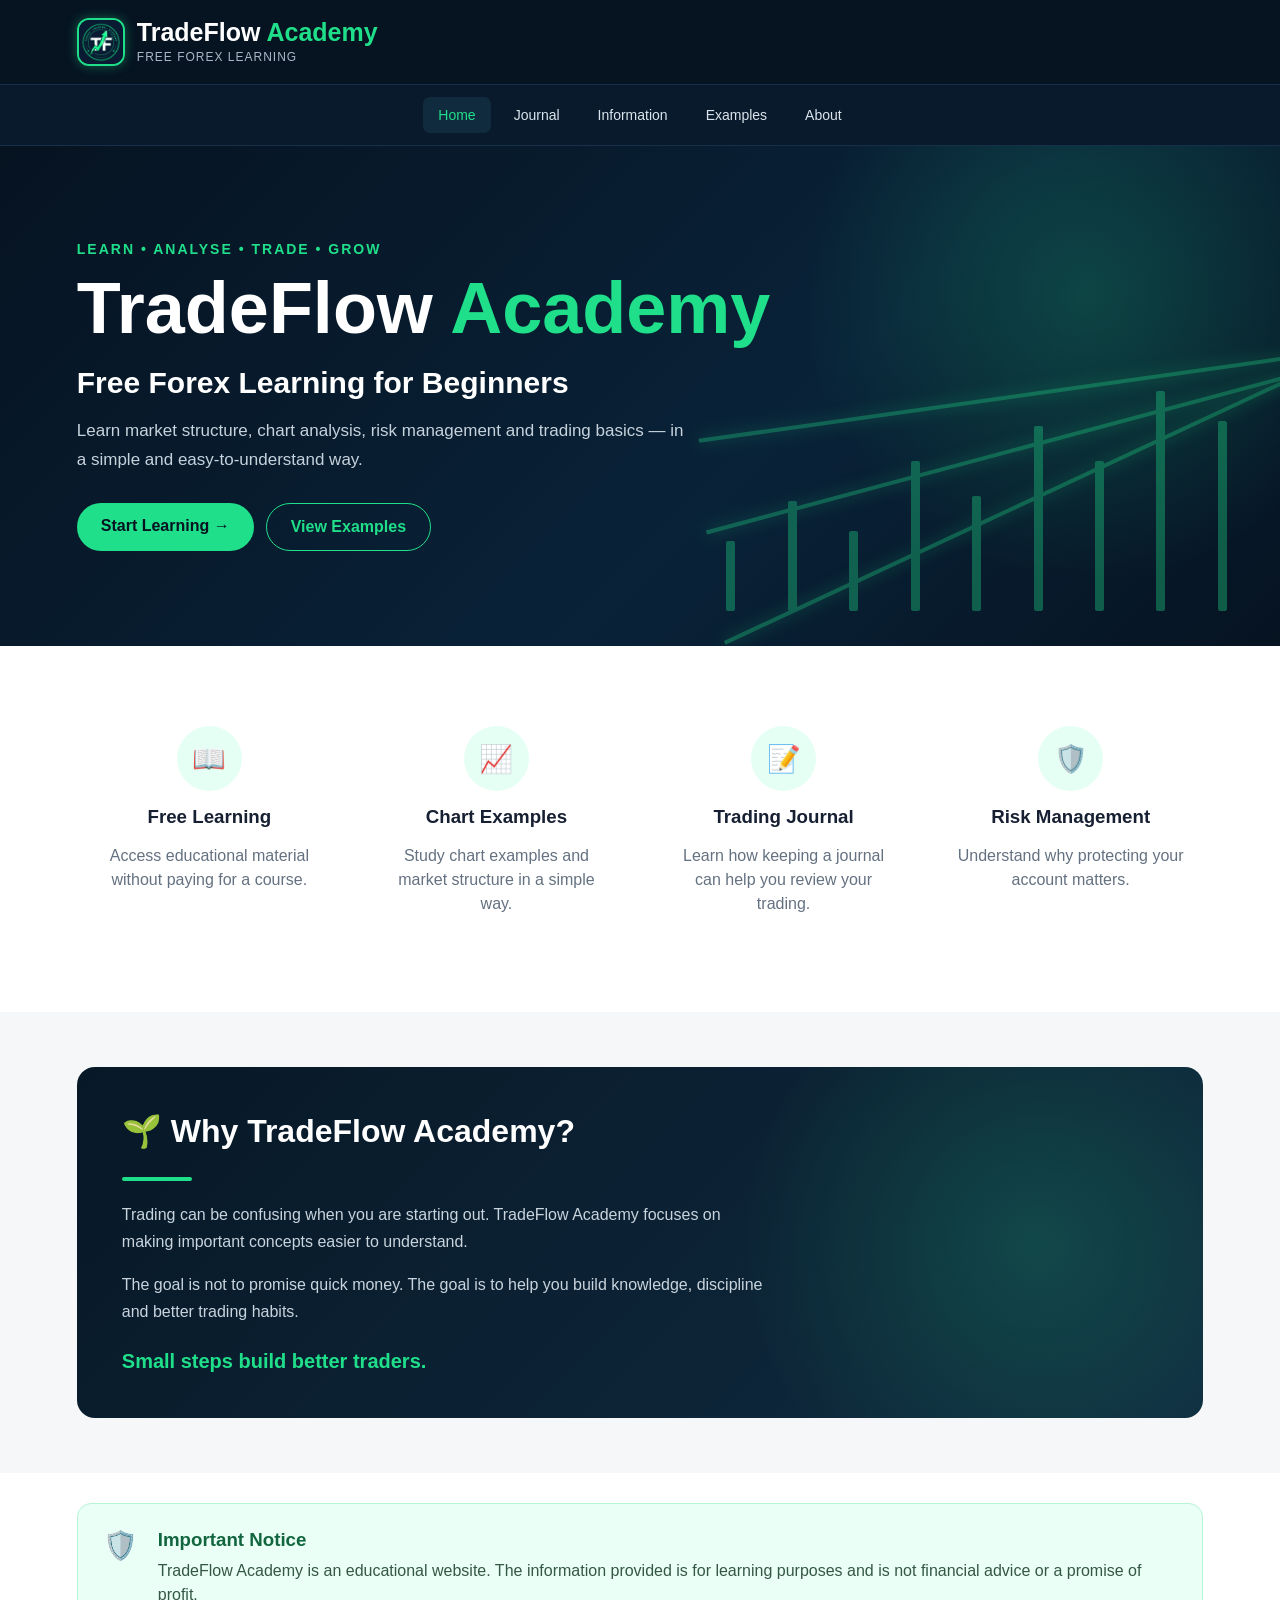
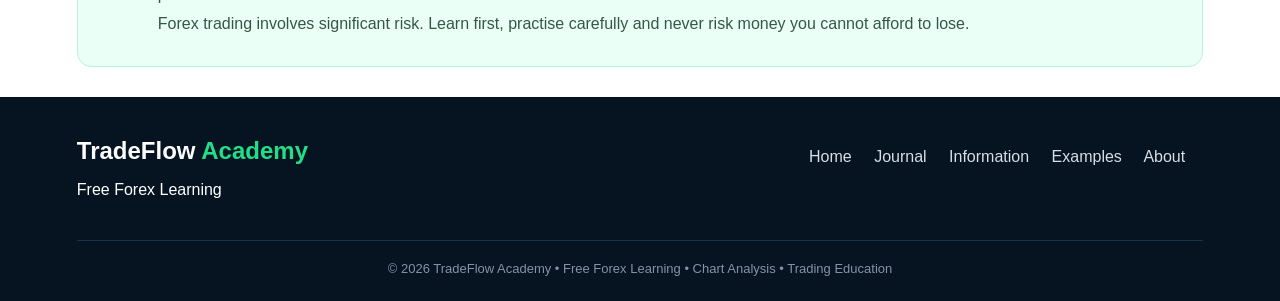
<file: index.html>
<!DOCTYPE html>
<html lang="en">
<head>
  <meta charset="UTF-8">
  <meta name="viewport" content="width=device-width, initial-scale=1.0">

  <title>TradeFlow Academy | Free Forex Learning</title>

  <meta name="description" content="TradeFlow Academy - Free forex learning for beginners. Learn chart analysis, market structure, risk management and trading basics.">

  <!-- FAVICON FOR GOOGLE SEARCH LOGO -->
  <link rel="icon" type="image/png" href="logo.png">
  <link rel="apple-touch-icon" href="logo.png">
  <meta name="theme-color" content="#061321">

  <style>
    * {
      box-sizing: border-box;
    }

    html {
      scroll-behavior: smooth;
    }

    body {
      margin: 0;
      font-family: Arial, Helvetica, sans-serif;
      background: #f5f7f9;
      color: #172033;
    }

    /* HEADER */
    header {
      background: #061321;
      color: white;
      padding: 18px 6%;
      border-bottom: 1px solid #17304a;
    }

    .top {
      max-width: 1200px;
      margin: auto;
      display: flex;
      align-items: center;
      justify-content: space-between;
      gap: 20px;
    }

    .brand {
      display: flex;
      align-items: center;
      gap: 12px;
    }

    .logo {
      width: 48px;
      height: 48px;
      border-radius: 12px;
      object-fit: cover;
      border: 2px solid #20df8a;
      box-shadow: 0 0 12px rgba(32,223,138,0.4);
    }

    .brand-name {
      font-size: 25px;
      font-weight: 800;
      line-height: 1;
    }

    .tradeflow {
      color: white;
    }

    .academy {
      color: #20df8a;
    }

    .tagline {
      color: #aab8c7;
      font-size: 12px;
      margin-top: 5px;
      letter-spacing: 1px;
    }

    /* NAVIGATION */
    nav {
      background: #081a2b;
      padding: 12px 6%;
      border-bottom: 1px solid #17304a;
    }

    nav .nav-inner {
      max-width: 1200px;
      margin: auto;
      display: flex;
      justify-content: center;
      flex-wrap: wrap;
      gap: 8px;
    }

    nav a {
      color: #dce5ed;
      text-decoration: none;
      padding: 10px 15px;
      border-radius: 7px;
      font-size: 14px;
      transition: 0.2s;
    }

    nav a:hover,
    nav a.active {
      color: #20df8a;
      background: #102b3e;
    }

    /* HERO */
    .hero {
      position: relative;
      overflow: hidden;
      background:
        radial-gradient(circle at 85% 30%, rgba(32,223,138,0.20), transparent 25%),
        linear-gradient(135deg, #061321, #092238 60%, #061321);
      color: white;
      min-height: 500px;
      display: flex;
      align-items: center;
    }

    .hero-content {
      width: 88%;
      max-width: 1200px;
      margin: auto;
      padding: 70px 0;
      position: relative;
      z-index: 2;
    }

    .eyebrow {
      color: #20df8a;
      font-weight: bold;
      letter-spacing: 2px;
      font-size: 14px;
      margin-bottom: 15px;
    }

    .hero h1 {
      font-size: clamp(42px, 7vw, 72px);
      line-height: 1;
      margin: 0;
      max-width: 750px;
    }

    .hero h1 .white {
      color: white;
    }

    .hero h1 .green {
      color: #20df8a;
    }

    .hero h2 {
      font-size: clamp(20px, 3vw, 30px);
      margin: 22px 0 12px;
    }

    .hero p {
      max-width: 620px;
      color: #c6d2dc;
      font-size: 17px;
      line-height: 1.7;
    }

    .hero-buttons {
      display: flex;
      flex-wrap: wrap;
      gap: 12px;
      margin-top: 28px;
    }

    .button {
      display: inline-block;
      text-decoration: none;
      padding: 14px 24px;
      border-radius: 30px;
      font-weight: bold;
      transition: 0.2s;
    }

    .button-green {
      background: #20df8a;
      color: #061321;
    }

    .button-green:hover {
      background: #39f09b;
      transform: translateY(-2px);
    }

    .button-outline {
      border: 1px solid #20df8a;
      color: #20df8a;
    }

    .button-outline:hover {
      background: #20df8a;
      color: #061321;
    }

    /* CHART DECORATION */
    .chart {
      position: absolute;
      right: -30px;
      bottom: 35px;
      width: 48%;
      height: 260px;
      opacity: 0.35;
    }

    .chart-line {
      position: absolute;
      width: 100%;
      height: 4px;
      background: #20df8a;
      transform: rotate(-17deg);
      box-shadow: 0 0 15px #20df8a;
    }

    .chart-line.one {
      top: 160px;
      transform: rotate(-25deg);
    }

    .chart-line.two {
      top: 100px;
      transform: rotate(-15deg);
    }

    .chart-line.three {
      top: 45px;
      transform: rotate(-8deg);
    }

    .candle {
      position: absolute;
      width: 9px;
      background: #20df8a;
      bottom: 0;
      border-radius: 2px;
    }

    .c1 { left: 5%; height: 70px; }
    .c2 { left: 15%; height: 110px; }
    .c3 { left: 25%; height: 80px; }
    .c4 { left: 35%; height: 150px; }
    .c5 { left: 45%; height: 115px; }
    .c6 { left: 55%; height: 185px; }
    .c7 { left: 65%; height: 150px; }
    .c8 { left: 75%; height: 220px; }
    .c9 { left: 85%; height: 190px; }

    /* FEATURES */
    .features {
      background: white;
      padding: 55px 6%;
    }

    .feature-grid {
      max-width: 1200px;
      margin: auto;
      display: grid;
      grid-template-columns: repeat(4, 1fr);
      gap: 22px;
    }

    .feature {
      text-align: center;
      padding: 25px 18px;
      border-radius: 15px;
      transition: 0.2s;
    }

    .feature:hover {
      transform: translateY(-5px);
      box-shadow: 0 10px 30px rgba(0,0,0,0.08);
    }

    .icon {
      width: 65px;
      height: 65px;
      margin: auto;
      border-radius: 50%;
      background: #e6fff4;
      color: #13b873;
      display: flex;
      align-items: center;
      justify-content: center;
      font-size: 27px;
    }

    .feature h3 {
      margin: 15px 0 8px;
    }

    .feature p {
      color: #647181;
      line-height: 1.5;
    }

    /* WHY SECTION */
    .why {
      padding: 55px 6%;
      background: #f5f7f9;
    }

    .why-box {
      max-width: 1200px;
      margin: auto;
      border-radius: 18px;
      padding: 45px;
      color: white;
      background:
        radial-gradient(circle at 85% 50%, rgba(32,223,138,0.18), transparent 30%),
        linear-gradient(135deg, #071827, #102b40);
      position: relative;
      overflow: hidden;
    }

    .why-box h2 {
      font-size: 32px;
      margin-top: 0;
    }

    .green-line {
      width: 70px;
      height: 4px;
      background: #20df8a;
      margin: 12px 0 20px;
      border-radius: 5px;
    }

    .why-box p {
      max-width: 650px;
      color: #c9d4dd;
      line-height: 1.7;
      font-size: 16px;
    }

    .quote {
      margin-top: 25px;
      color: #20df8a;
      font-size: 20px;
      font-weight: bold;
    }

    /* NOTICE */
    .notice {
      padding: 30px 6%;
      background: white;
    }

    .notice-box {
      max-width: 1200px;
      margin: auto;
      padding: 25px;
      border-radius: 14px;
      background: #eafff5;
      border: 1px solid #b8f3d7;
      display: flex;
      gap: 20px;
      align-items: flex-start;
    }

    .notice-icon {
      font-size: 28px;
    }

    .notice h3 {
      margin: 0 0 8px;
      color: #12663f;
    }

    .notice p {
      margin: 5px 0;
      color: #355747;
      line-height: 1.5;
    }

    /* FOOTER */
    footer {
      background: #061321;
      color: white;
      padding: 40px 6% 25px;
    }

    .footer-inner {
      max-width: 1200px;
      margin: auto;
      display: flex;
      justify-content: space-between;
      gap: 30px;
      flex-wrap: wrap;
    }

    .footer-brand {
      font-size: 24px;
      font-weight: bold;
    }

    .footer-links a {
      color: #d5dfe7;
      text-decoration: none;
      margin-right: 18px;
      line-height: 2.5;
    }

    .footer-links a:hover {
      color: #20df8a;
    }

    .footer-bottom {
      max-width: 1200px;
      margin: 25px auto 0;
      padding-top: 20px;
      border-top: 1px solid #1b3449;
      text-align: center;
      color: #8494a3;
      font-size: 13px;
    }

    /* MOBILE */
    @media (max-width: 800px) {
      .top {
        justify-content: center;
      }

      .feature-grid {
        grid-template-columns: repeat(2, 1fr);
      }

      .chart {
        opacity: 0.15;
        width: 80%;
      }

      .hero-content {
        padding: 55px 0;
      }
    }

    @media (max-width: 520px) {
      .brand-name {
        font-size: 21px;
      }

      .logo {
        width: 42px;
        height: 42px;
      }

      .hero h1 {
        font-size: 43px;
      }

      .feature-grid {
        grid-template-columns: 1fr;
      }

      .why-box {
        padding: 30px 24px;
      }

      .notice-box {
        display: block;
      }

      nav a {
        font-size: 13px;
        padding: 8px 10px;
      }
    }
  </style>
</head>

<body>

<header>
  <div class="top">

    <div class="brand">
      <img src="logo.png" class="logo" alt="TradeFlow Academy Logo">

      <div>
        <div class="brand-name">
          <span class="tradeflow">TradeFlow</span>
          <span class="academy"> Academy</span>
        </div>

        <div class="tagline">
          FREE FOREX LEARNING
        </div>
      </div>

    </div>

  </div>
</header>

<nav>
  <div class="nav-inner">
    <a href="index.html" class="active">Home</a>
    <a href="journal.html">Journal</a>
    <a href="information.html">Information</a>
    <a href="examples.html">Examples</a>
    <a href="about.html">About</a>
  </div>
</nav>

<section class="hero">

  <div class="hero-content">

    <div class="eyebrow">
      LEARN • ANALYSE • TRADE • GROW
    </div>

    <h1>
      <span class="white">TradeFlow</span>
      <span class="green"> Academy</span>
    </h1>

    <h2>Free Forex Learning for Beginners</h2>

    <p>
      Learn market structure, chart analysis, risk management
      and trading basics — in a simple and easy-to-understand way.
    </p>

    <div class="hero-buttons">
      <a href="information.html" class="button button-green">
        Start Learning →
      </a>

      <a href="examples.html" class="button button-outline">
        View Examples
      </a>
    </div>

  </div>

  <div class="chart">
    <div class="candle c1"></div>
    <div class="candle c2"></div>
    <div class="candle c3"></div>
    <div class="candle c4"></div>
    <div class="candle c5"></div>
    <div class="candle c6"></div>
    <div class="candle c7"></div>
    <div class="candle c8"></div>
    <div class="candle c9"></div>

    <div class="chart-line one"></div>
    <div class="chart-line two"></div>
    <div class="chart-line three"></div>
  </div>

</section>

<section class="features">

  <div class="feature-grid">

    <div class="feature">
      <div class="icon">📖</div>
      <h3>Free Learning</h3>
      <p>
        Access educational material without paying for a course.
      </p>
    </div>

    <div class="feature">
      <div class="icon">📈</div>
      <h3>Chart Examples</h3>
      <p>
        Study chart examples and market structure in a simple way.
      </p>
    </div>

    <div class="feature">
      <div class="icon">📝</div>
      <h3>Trading Journal</h3>
      <p>
        Learn how keeping a journal can help you review your trading.
      </p>
    </div>

    <div class="feature">
      <div class="icon">🛡️</div>
      <h3>Risk Management</h3>
      <p>
        Understand why protecting your account matters.
      </p>
    </div>

  </div>

</section>

<section class="why">

  <div class="why-box">

    <h2>🌱 Why TradeFlow Academy?</h2>

    <div class="green-line"></div>

    <p>
      Trading can be confusing when you are starting out.
      TradeFlow Academy focuses on making important concepts
      easier to understand.
    </p>

    <p>
      The goal is not to promise quick money.
      The goal is to help you build knowledge, discipline
      and better trading habits.
    </p>

    <div class="quote">
      Small steps build better traders.
    </div>

  </div>

</section>

<section class="notice">

  <div class="notice-box">

    <div class="notice-icon">🛡️</div>

    <div>
      <h3>Important Notice</h3>

      <p>
        TradeFlow Academy is an educational website.
        The information provided is for learning purposes
        and is not financial advice or a promise of profit.
      </p>

      <p>
        Forex trading involves significant risk.
        Learn first, practise carefully and never risk money
        you cannot afford to lose.
      </p>
    </div>

  </div>

</section>

<footer>

  <div class="footer-inner">

    <div>
      <div class="footer-brand">
        <span class="tradeflow">TradeFlow</span>
        <span class="academy"> Academy</span>
      </div>

      <p>Free Forex Learning</p>
    </div>

    <div class="footer-links">
      <a href="index.html">Home</a>
      <a href="journal.html">Journal</a>
      <a href="information.html">Information</a>
      <a href="examples.html">Examples</a>
      <a href="about.html">About</a>
    </div>

  </div>

  <div class="footer-bottom">
    © 2026 TradeFlow Academy • Free Forex Learning • Chart Analysis • Trading Education
  </div>

</footer>

</body>
</html>
</file>
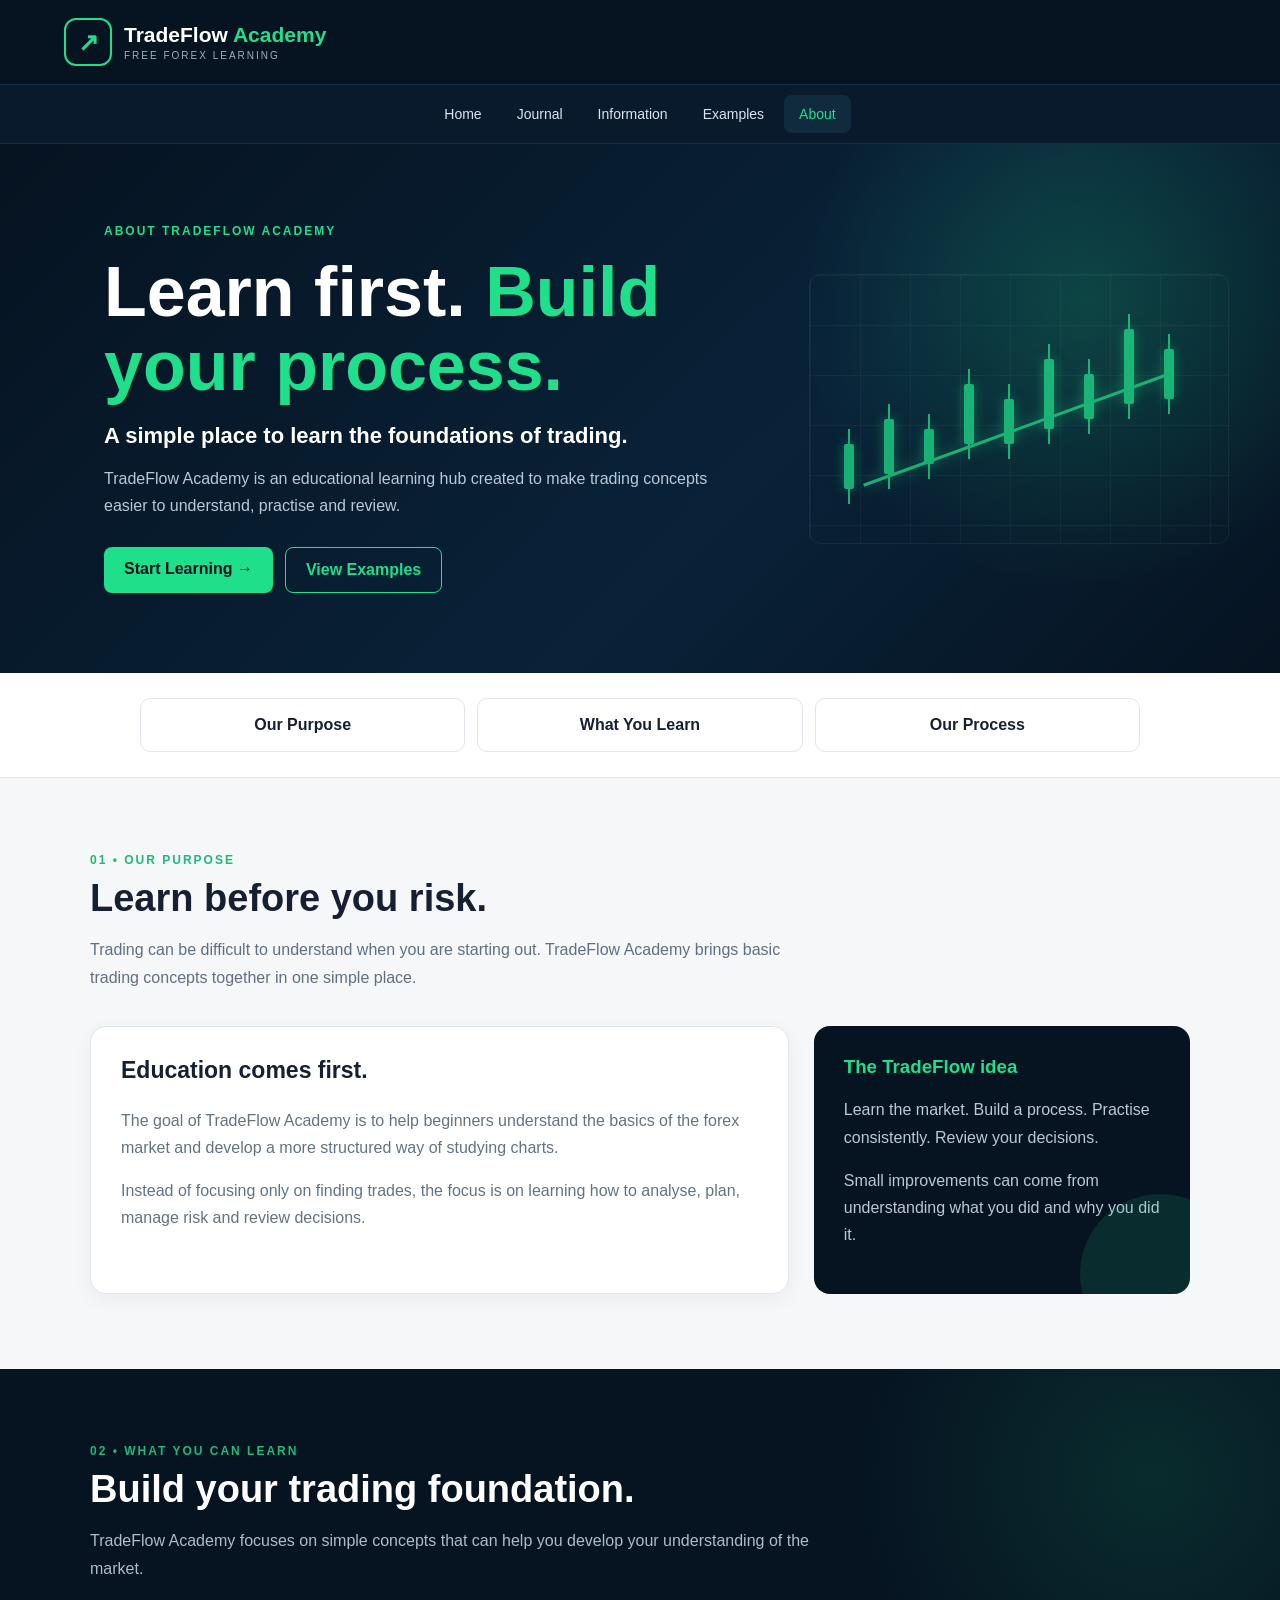
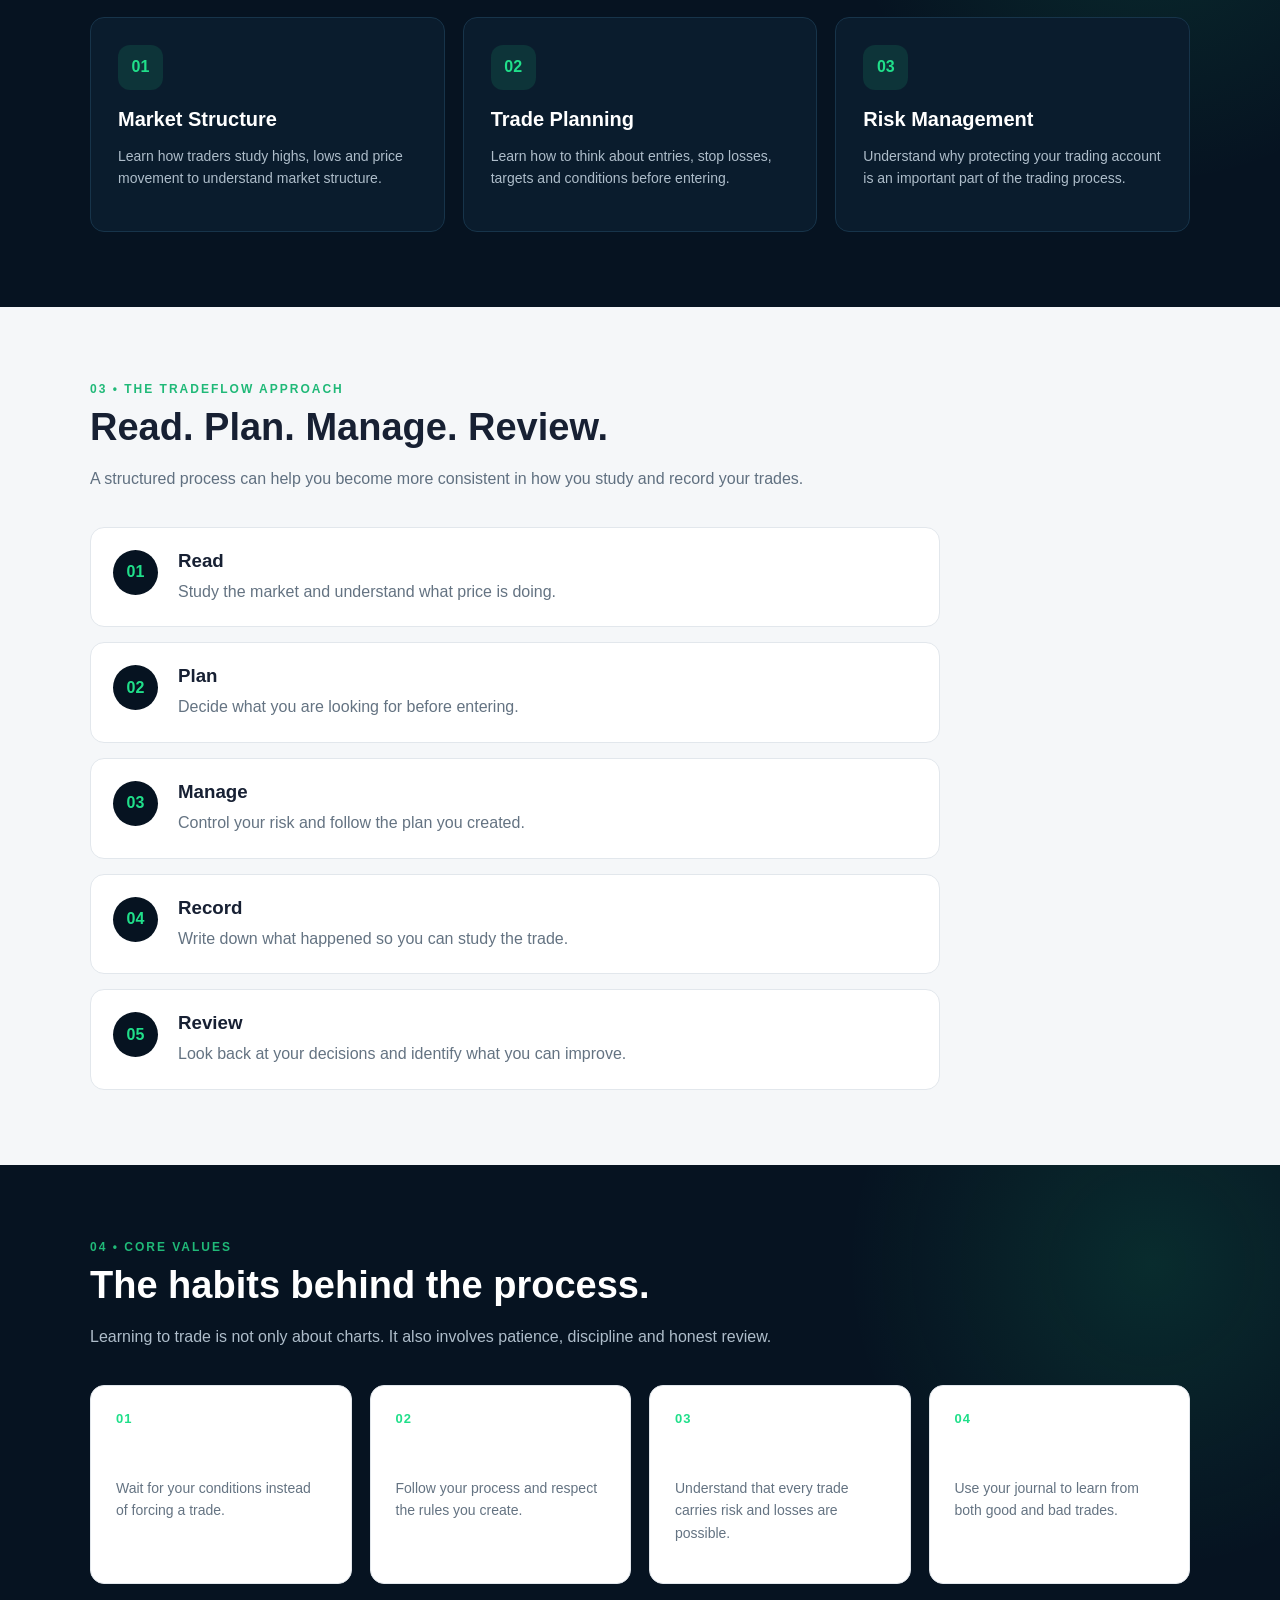
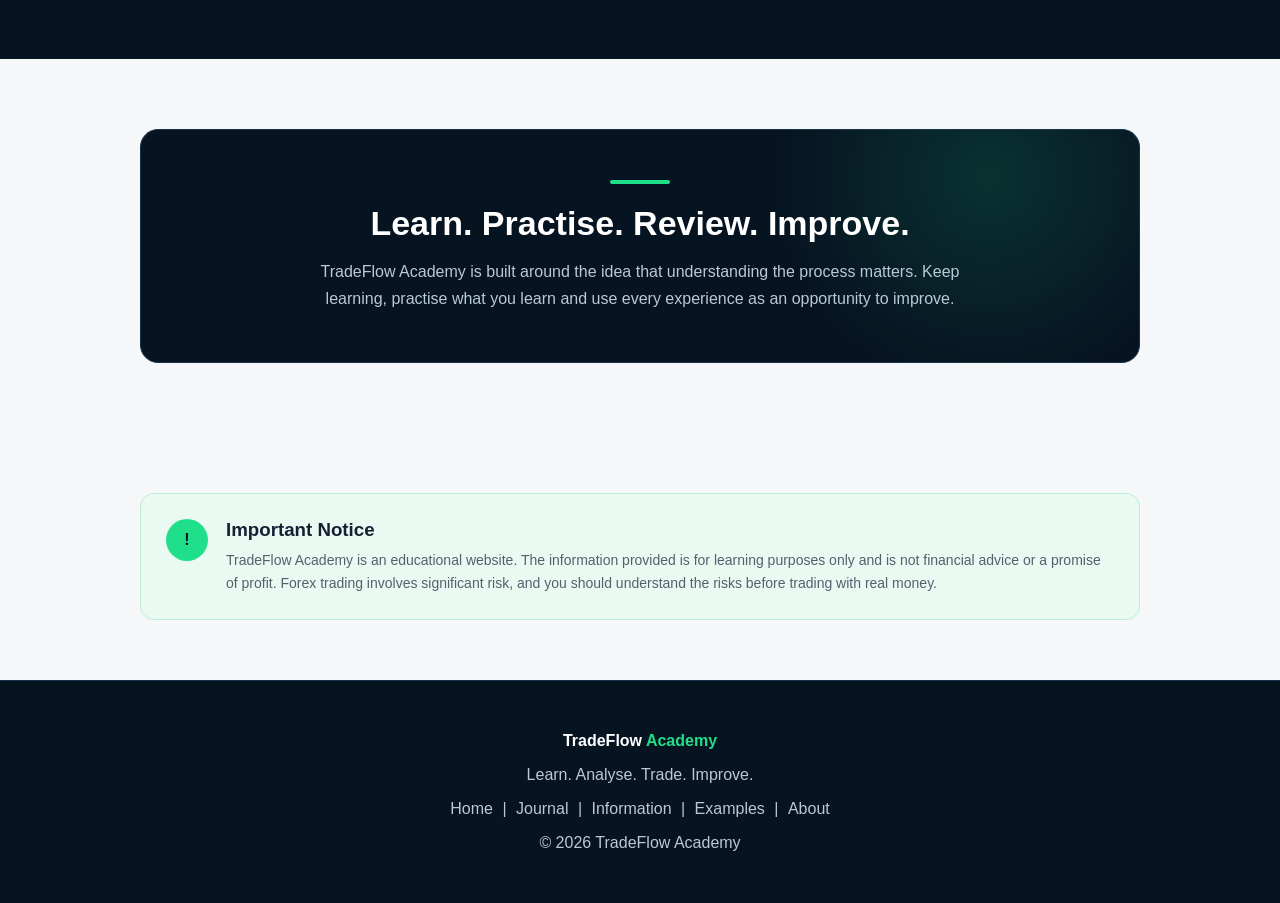
<file: about.html>
<!DOCTYPE html>
<html lang="en">

<head>
  <meta charset="UTF-8">
  <meta name="viewport" content="width=device-width, initial-scale=1.0">

  <title>About | TradeFlow Academy</title>

  <style>

    * {
      box-sizing: border-box;
    }

    html {
      scroll-behavior: smooth;
    }

    body {
      margin: 0;
      font-family: Arial, Helvetica, sans-serif;
      background: #f5f7f9;
      color: #172033;
    }


    /* HEADER */

    header {
      background: #061321;
      color: white;
      border-bottom: 1px solid #17304a;
      padding: 18px 5%;
    }

    .header-inner {
      max-width: 1200px;
      margin: auto;
      display: flex;
      align-items: center;
      justify-content: space-between;
    }

    .brand {
      display: flex;
      align-items: center;
      gap: 12px;
    }

    .logo {
      width: 48px;
      height: 48px;
      border: 2px solid #20df8a;
      border-radius: 12px;
      display: flex;
      align-items: center;
      justify-content: center;
      color: #20df8a;
      font-size: 25px;
      font-weight: bold;
    }

    .brand-name {
      font-size: 21px;
      font-weight: bold;
    }

    .brand-name span {
      color: #20df8a;
    }

    .tagline {
      font-size: 10px;
      letter-spacing: 2px;
      color: #9db0c2;
      margin-top: 3px;
    }


    /* NAVIGATION */

    nav {
      background: #081a2b;
      border-bottom: 1px solid #17304a;
    }

    .nav-inner {
      max-width: 1200px;
      margin: auto;
      display: flex;
      justify-content: center;
      flex-wrap: wrap;
      padding: 10px 15px;
      gap: 5px;
    }

    nav a {
      color: #dce5ed;
      text-decoration: none;
      padding: 11px 15px;
      border-radius: 8px;
      font-size: 14px;
      transition: 0.2s;
    }

    nav a:hover,
    nav a.active {
      color: #20df8a;
      background: #102b3e;
    }


    /* HERO */

    .hero {
      position: relative;
      overflow: hidden;
      min-height: 500px;

      background:
        radial-gradient(
          circle at 85% 30%,
          rgba(32,223,138,0.20),
          transparent 25%
        ),
        linear-gradient(
          135deg,
          #061321,
          #092238 60%,
          #061321
        );

      color: white;
    }

    .hero-content {
      max-width: 1200px;
      min-height: 500px;
      margin: auto;
      padding: 80px 5%;
      display: flex;
      align-items: center;
      position: relative;
      z-index: 2;
    }

    .hero-text {
      max-width: 680px;
    }

    .eyebrow {
      color: #20df8a;
      font-size: 12px;
      font-weight: bold;
      letter-spacing: 2px;
      margin-bottom: 18px;
    }

    .hero h1 {
      font-size: clamp(40px, 6vw, 70px);
      line-height: 1.05;
      margin: 0 0 20px;
    }

    .hero h1 span {
      color: #20df8a;
    }

    .hero-subtitle {
      font-size: 22px;
      font-weight: bold;
      margin-bottom: 15px;
    }

    .hero p {
      color: #b9c9d8;
      line-height: 1.7;
      font-size: 16px;
      max-width: 620px;
    }

    .buttons {
      display: flex;
      flex-wrap: wrap;
      gap: 12px;
      margin-top: 28px;
    }

    .button {
      display: inline-block;
      padding: 13px 20px;
      border-radius: 8px;
      text-decoration: none;
      font-weight: bold;
      transition: 0.2s;
    }

    .button-green {
      background: #20df8a;
      color: #061321;
    }

    .button-green:hover {
      transform: translateY(-2px);
      box-shadow: 0 8px 25px rgba(32,223,138,0.25);
    }

    .button-outline {
      border: 1px solid #20df8a;
      color: #20df8a;
    }

    .button-outline:hover {
      background: #20df8a;
      color: #061321;
    }


    /* DECORATIVE CHART */

    .chart {
      position: absolute;
      right: 4%;
      top: 50%;
      transform: translateY(-50%);
      width: 420px;
      height: 270px;
      opacity: 0.75;
    }

    .chart::before {
      content: "";
      position: absolute;
      inset: 0;

      background:
        linear-gradient(
          rgba(255,255,255,0.05) 1px,
          transparent 1px
        ),
        linear-gradient(
          90deg,
          rgba(255,255,255,0.05) 1px,
          transparent 1px
        );

      background-size: 50px 50px;
      border: 1px solid rgba(255,255,255,0.08);
      border-radius: 12px;
    }

    .candle {
      position: absolute;
      width: 10px;
      border-radius: 2px;
      background: #20df8a;
      box-shadow: 0 0 12px rgba(32,223,138,0.5);
    }

    .candle::before,
    .candle::after {
      content: "";
      position: absolute;
      width: 2px;
      height: 30px;
      background: #20df8a;
      left: 4px;
    }

    .candle::before {
      top: -15px;
    }

    .candle::after {
      bottom: -15px;
    }

    .c1 {
      left: 35px;
      top: 170px;
      height: 45px;
    }

    .c2 {
      left: 75px;
      top: 145px;
      height: 55px;
    }

    .c3 {
      left: 115px;
      top: 155px;
      height: 35px;
    }

    .c4 {
      left: 155px;
      top: 110px;
      height: 60px;
    }

    .c5 {
      left: 195px;
      top: 125px;
      height: 45px;
    }

    .c6 {
      left: 235px;
      top: 85px;
      height: 70px;
    }

    .c7 {
      left: 275px;
      top: 100px;
      height: 45px;
    }

    .c8 {
      left: 315px;
      top: 55px;
      height: 75px;
    }

    .c9 {
      left: 355px;
      top: 75px;
      height: 50px;
    }

    .chart-line {
      position: absolute;
      width: 320px;
      height: 3px;
      background: #20df8a;
      transform: rotate(-20deg);
      top: 155px;
      left: 45px;
      box-shadow: 0 0 15px rgba(32,223,138,0.7);
    }


    /* QUICK LINKS */

    .quick-links {
      background: white;
      padding: 25px 5%;
      border-bottom: 1px solid #e5e9ee;
    }

    .quick-grid {
      max-width: 1000px;
      margin: auto;

      display: grid;
      grid-template-columns: repeat(3, 1fr);
      gap: 12px;
    }

    .quick-link {
      padding: 17px;
      border: 1px solid #e0e6eb;
      border-radius: 10px;
      text-decoration: none;
      color: #172033;
      font-weight: bold;
      text-align: center;
      transition: 0.2s;
    }

    .quick-link:hover {
      border-color: #20df8a;
      color: #159b61;
      transform: translateY(-2px);
    }


    /* SECTIONS */

    .section {
      padding: 75px 5%;
    }

    .section-inner {
      max-width: 1100px;
      margin: auto;
    }

    .section-head {
      max-width: 720px;
      margin-bottom: 35px;
    }

    .section-number {
      color: #20b978;
      font-size: 12px;
      font-weight: bold;
      letter-spacing: 2px;
    }

    .section h2 {
      font-size: 38px;
      margin: 10px 0 15px;
    }

    .section-head p {
      color: #607080;
      line-height: 1.7;
    }


    /* PURPOSE */

    .purpose-grid {
      display: grid;
      grid-template-columns: 1.3fr 0.7fr;
      gap: 25px;
      align-items: stretch;
    }

    .purpose-card {
      background: white;
      border: 1px solid #e2e7ec;
      border-radius: 16px;
      padding: 30px;
      box-shadow: 0 6px 20px rgba(12,30,45,0.05);
    }

    .purpose-card h3 {
      margin-top: 0;
      font-size: 23px;
    }

    .purpose-card p {
      color: #647382;
      line-height: 1.7;
    }

    .purpose-highlight {
      background: #061321;
      color: white;
      border-radius: 16px;
      padding: 30px;
      position: relative;
      overflow: hidden;
    }

    .purpose-highlight::after {
      content: "";
      position: absolute;
      width: 160px;
      height: 160px;
      border-radius: 50%;
      background: rgba(32,223,138,0.12);
      right: -50px;
      bottom: -60px;
    }

    .purpose-highlight h3 {
      margin-top: 0;
      color: #20df8a;
    }

    .purpose-highlight p {
      color: #b9c9d8;
      line-height: 1.7;
    }


    /* DARK SECTION */

    .dark-section {
      background:
        radial-gradient(
          circle at 90% 20%,
          rgba(32,223,138,0.12),
          transparent 25%
        ),
        #061321;

      color: white;
      padding: 75px 5%;
    }

    .dark-inner {
      max-width: 1100px;
      margin: auto;
    }

    .dark-section .section-head p {
      color: #aebdca;
    }

    .dark-section h2 {
      font-size: 38px;
      margin: 10px 0 15px;
    }


    /* CARDS */

    .cards {
      display: grid;
      grid-template-columns: repeat(3, 1fr);
      gap: 18px;
    }

    .card {
      background: #0a1c2d;
      border: 1px solid #17344a;
      border-radius: 14px;
      padding: 27px;
    }

    .tf {
      width: 45px;
      height: 45px;
      border-radius: 12px;
      background: rgba(32,223,138,0.12);
      color: #20df8a;
      display: flex;
      align-items: center;
      justify-content: center;
      font-weight: bold;
      margin-bottom: 18px;
    }

    .card h3 {
      margin: 0 0 10px;
      font-size: 20px;
    }

    .card p {
      color: #aebdca;
      line-height: 1.6;
      font-size: 14px;
    }


    /* PROCESS */

    .strategy-list {
      max-width: 850px;
      display: grid;
      gap: 15px;
    }

    .step {
      display: flex;
      align-items: flex-start;
      gap: 20px;
      padding: 22px;
      background: white;
      border: 1px solid #e2e7ec;
      border-radius: 14px;
      transition: 0.2s;
    }

    .step:hover {
      border-color: #20df8a;
      transform: translateX(4px);
    }

    .step > span {
      min-width: 45px;
      height: 45px;
      border-radius: 50%;
      background: #061321;
      color: #20df8a;
      display: flex;
      align-items: center;
      justify-content: center;
      font-weight: bold;
    }

    .step h3 {
      margin: 0 0 7px;
    }

    .step p {
      margin: 0;
      color: #647382;
      line-height: 1.6;
    }


    /* VALUES */

    .values-grid {
      display: grid;
      grid-template-columns: repeat(4, 1fr);
      gap: 18px;
    }

    .value {
      background: white;
      border: 1px solid #e2e7ec;
      border-radius: 14px;
      padding: 25px;
    }

    .value-number {
      color: #20df8a;
      font-size: 13px;
      font-weight: bold;
      letter-spacing: 1px;
      margin-bottom: 15px;
    }

    .value h3 {
      margin: 0 0 10px;
    }

    .value p {
      color: #647382;
      line-height: 1.6;
      font-size: 14px;
    }


    /* MESSAGE */

    .message-section {
      padding: 70px 5%;
      background: #f5f7f9;
    }

    .message-box {
      max-width: 1000px;
      margin: auto;
      padding: 50px 35px;

      border-radius: 18px;

      background:
        radial-gradient(
          circle at 85% 20%,
          rgba(32,223,138,0.15),
          transparent 25%
        ),
        #061321;

      color: white;
      text-align: center;
      border: 1px solid #17344a;
    }

    .green-line {
      width: 60px;
      height: 4px;
      background: #20df8a;
      margin: 0 auto 20px;
      border-radius: 5px;
    }

    .message-box h2 {
      margin: 0 0 15px;
      font-size: 34px;
    }

    .message-box p {
      color: #b9c9d8;
      line-height: 1.7;
      max-width: 700px;
      margin: auto;
    }


    /* NOTICE */

    .notice {
      padding: 60px 5%;
    }

    .notice-box {
      max-width: 1000px;
      margin: auto;

      background: #eafaf3;
      border: 1px solid #b8efd5;
      border-radius: 14px;

      padding: 25px;

      display: flex;
      gap: 18px;
      align-items: flex-start;
    }

    .notice-icon {
      min-width: 42px;
      height: 42px;
      border-radius: 50%;
      background: #20df8a;
      color: #061321;

      display: flex;
      align-items: center;
      justify-content: center;

      font-weight: bold;
    }

    .notice h3 {
      margin: 0 0 8px;
    }

    .notice p {
      margin: 0;
      color: #53616d;
      line-height: 1.6;
      font-size: 14px;
    }


    /* FOOTER */

    footer {
      background: #061321;
      color: #b9c9d8;
      text-align: center;
      padding: 35px 20px;
      border-top: 1px solid #17304a;
    }

    footer strong {
      color: white;
    }

    footer span {
      color: #20df8a;
    }

    footer a {
      color: #b9c9d8;
      text-decoration: none;
      margin: 0 5px;
    }

    footer a:hover {
      color: #20df8a;
    }


    /* MOBILE */

    @media (max-width: 900px) {

      .chart {
        opacity: 0.25;
        right: -80px;
      }

      .cards {
        grid-template-columns: 1fr;
      }

      .values-grid {
        grid-template-columns: repeat(2, 1fr);
      }

      .purpose-grid {
        grid-template-columns: 1fr;
      }

      .quick-grid {
        grid-template-columns: repeat(3, 1fr);
      }
    }


    @media (max-width: 600px) {

      .header-inner {
        justify-content: center;
      }

      .hero-content {
        padding: 65px 6%;
      }

      .hero h1 {
        font-size: 42px;
      }

      .hero-subtitle {
        font-size: 19px;
      }

      .chart {
        display: none;
      }

      .quick-grid {
        grid-template-columns: 1fr;
      }

      .values-grid {
        grid-template-columns: 1fr;
      }

      .section,
      .dark-section {
        padding: 55px 6%;
      }

      .section h2,
      .dark-section h2 {
        font-size: 30px;
      }

      .message-box {
        padding: 35px 22px;
      }

      .notice-box {
        flex-direction: column;
      }

      nav a {
        font-size: 13px;
        padding: 9px 10px;
      }

    }

  </style>
</head>


<body>


<!-- HEADER -->

<header>

  <div class="header-inner">

    <div class="brand">

      <div class="logo">
        ↗
      </div>

      <div>

        <div class="brand-name">
          TradeFlow <span>Academy</span>
        </div>

        <div class="tagline">
          FREE FOREX LEARNING
        </div>

      </div>

    </div>

  </div>

</header>


<!-- NAVIGATION -->

<nav>

  <div class="nav-inner">

    <a href="index.html">
      Home
    </a>

    <a href="journal.html">
      Journal
    </a>

    <a href="information.html">
      Information
    </a>

    <a href="examples.html">
      Examples
    </a>

    <a href="about.html" class="active">
      About
    </a>

  </div>

</nav>


<!-- HERO -->

<section class="hero">

  <div class="hero-content">

    <div class="hero-text">

      <div class="eyebrow">
        ABOUT TRADEFLOW ACADEMY
      </div>

      <h1>
        Learn first.
        <span>Build your process.</span>
      </h1>

      <div class="hero-subtitle">
        A simple place to learn the foundations of trading.
      </div>

      <p>
        TradeFlow Academy is an educational learning hub
        created to make trading concepts easier to understand,
        practise and review.
      </p>

      <div class="buttons">

        <a href="information.html" class="button button-green">
          Start Learning →
        </a>

        <a href="examples.html" class="button button-outline">
          View Examples
        </a>

      </div>

    </div>

  </div>


  <!-- DECORATIVE CHART -->

  <div class="chart">

    <div class="chart-line"></div>

    <div class="candle c1"></div>
    <div class="candle c2"></div>
    <div class="candle c3"></div>
    <div class="candle c4"></div>
    <div class="candle c5"></div>
    <div class="candle c6"></div>
    <div class="candle c7"></div>
    <div class="candle c8"></div>
    <div class="candle c9"></div>

  </div>

</section>


<!-- QUICK LINKS -->

<section class="quick-links">

  <div class="quick-grid">

    <a href="#purpose" class="quick-link">
      Our Purpose
    </a>

    <a href="#learning" class="quick-link">
      What You Learn
    </a>

    <a href="#process" class="quick-link">
      Our Process
    </a>

  </div>

</section>


<!-- PURPOSE -->

<section class="section" id="purpose">

  <div class="section-inner">

    <div class="section-head">

      <div class="section-number">
        01 • OUR PURPOSE
      </div>

      <h2>
        Learn before you risk.
      </h2>

      <p>
        Trading can be difficult to understand when you are
        starting out. TradeFlow Academy brings basic trading
        concepts together in one simple place.
      </p>

    </div>


    <div class="purpose-grid">


      <div class="purpose-card">

        <h3>
          Education comes first.
        </h3>

        <p>
          The goal of TradeFlow Academy is to help beginners
          understand the basics of the forex market and develop
          a more structured way of studying charts.
        </p>

        <p>
          Instead of focusing only on finding trades, the focus
          is on learning how to analyse, plan, manage risk and
          review decisions.
        </p>

      </div>


      <div class="purpose-highlight">

        <h3>
          The TradeFlow idea
        </h3>

        <p>
          Learn the market.
          Build a process.
          Practise consistently.
          Review your decisions.
        </p>

        <p>
          Small improvements can come from understanding
          what you did and why you did it.
        </p>

      </div>


    </div>

  </div>

</section>


<!-- WHAT YOU CAN LEARN -->

<section class="dark-section" id="learning">

  <div class="dark-inner">

    <div class="section-head">

      <div class="section-number">
        02 • WHAT YOU CAN LEARN
      </div>

      <h2>
        Build your trading foundation.
      </h2>

      <p>
        TradeFlow Academy focuses on simple concepts that can
        help you develop your understanding of the market.
      </p>

    </div>


    <div class="cards">


      <article class="card">

        <div class="tf">
          01
        </div>

        <h3>
          Market Structure
        </h3>

        <p>
          Learn how traders study highs, lows and price
          movement to understand market structure.
        </p>

      </article>


      <article class="card">

        <div class="tf">
          02
        </div>

        <h3>
          Trade Planning
        </h3>

        <p>
          Learn how to think about entries, stop losses,
          targets and conditions before entering.
        </p>

      </article>


      <article class="card">

        <div class="tf">
          03
        </div>

        <h3>
          Risk Management
        </h3>

        <p>
          Understand why protecting your trading account
          is an important part of the trading process.
        </p>

      </article>


    </div>

  </div>

</section>


<!-- TRADEFLOW APPROACH -->

<section class="section" id="process">

  <div class="section-inner">

    <div class="section-head">

      <div class="section-number">
        03 • THE TRADEFLOW APPROACH
      </div>

      <h2>
        Read. Plan. Manage. Review.
      </h2>

      <p>
        A structured process can help you become more
        consistent in how you study and record your trades.
      </p>

    </div>


    <div class="strategy-list">


      <div class="step">

        <span>
          01
        </span>

        <div>

          <h3>
            Read
          </h3>

          <p>
            Study the market and understand what price is doing.
          </p>

        </div>

      </div>


      <div class="step">

        <span>
          02
        </span>

        <div>

          <h3>
            Plan
          </h3>

          <p>
            Decide what you are looking for before entering.
          </p>

        </div>

      </div>


      <div class="step">

        <span>
          03
        </span>

        <div>

          <h3>
            Manage
          </h3>

          <p>
            Control your risk and follow the plan you created.
          </p>

        </div>

      </div>


      <div class="step">

        <span>
          04
        </span>

        <div>

          <h3>
            Record
          </h3>

          <p>
            Write down what happened so you can study the trade.
          </p>

        </div>

      </div>


      <div class="step">

        <span>
          05
        </span>

        <div>

          <h3>
            Review
          </h3>

          <p>
            Look back at your decisions and identify what you
            can improve.
          </p>

        </div>

      </div>


    </div>

  </div>

</section>


<!-- VALUES -->

<section class="dark-section">

  <div class="dark-inner">

    <div class="section-head">

      <div class="section-number">
        04 • CORE VALUES
      </div>

      <h2>
        The habits behind the process.
      </h2>

      <p>
        Learning to trade is not only about charts.
        It also involves patience, discipline and honest review.
      </p>

    </div>


    <div class="values-grid">


      <div class="value">

        <div class="value-number">
          01
        </div>

        <h3>
          Patience
        </h3>

        <p>
          Wait for your conditions instead of forcing a trade.
        </p>

      </div>


      <div class="value">

        <div class="value-number">
          02
        </div>

        <h3>
          Discipline
        </h3>

        <p>
          Follow your process and respect the rules you create.
        </p>

      </div>


      <div class="value">

        <div class="value-number">
          03
        </div>

        <h3>
          Risk Awareness
        </h3>

        <p>
          Understand that every trade carries risk and losses
          are possible.
        </p>

      </div>


      <div class="value">

        <div class="value-number">
          04
        </div>

        <h3>
          Review
        </h3>

        <p>
          Use your journal to learn from both good and bad trades.
        </p>

      </div>


    </div>

  </div>

</section>


<!-- FINAL MESSAGE -->

<section class="message-section">

  <div class="message-box">

    <div class="green-line"></div>

    <h2>
      Learn. Practise. Review. Improve.
    </h2>

    <p>
      TradeFlow Academy is built around the idea that
      understanding the process matters. Keep learning,
      practise what you learn and use every experience
      as an opportunity to improve.
    </p>

  </div>

</section>


<!-- IMPORTANT NOTICE -->

<section class="notice">

  <div class="notice-box">

    <div class="notice-icon">
      !
    </div>

    <div>

      <h3>
        Important Notice
      </h3>

      <p>
        TradeFlow Academy is an educational website.
        The information provided is for learning purposes only
        and is not financial advice or a promise of profit.
        Forex trading involves significant risk, and you should
        understand the risks before trading with real money.
      </p>

    </div>

  </div>

</section>


<!-- FOOTER -->

<footer>

  <p>
    <strong>
      TradeFlow <span>Academy</span>
    </strong>
  </p>

  <p>
    Learn. Analyse. Trade. Improve.
  </p>

  <p>

    <a href="index.html">
      Home
    </a>
    |

    <a href="journal.html">
      Journal
    </a>
    |

    <a href="information.html">
      Information
    </a>
    |

    <a href="examples.html">
      Examples
    </a>
    |

    <a href="about.html">
      About
    </a>

  </p>

  <p>
    © 2026 TradeFlow Academy
  </p>

</footer>


</body>
</html>
</file>
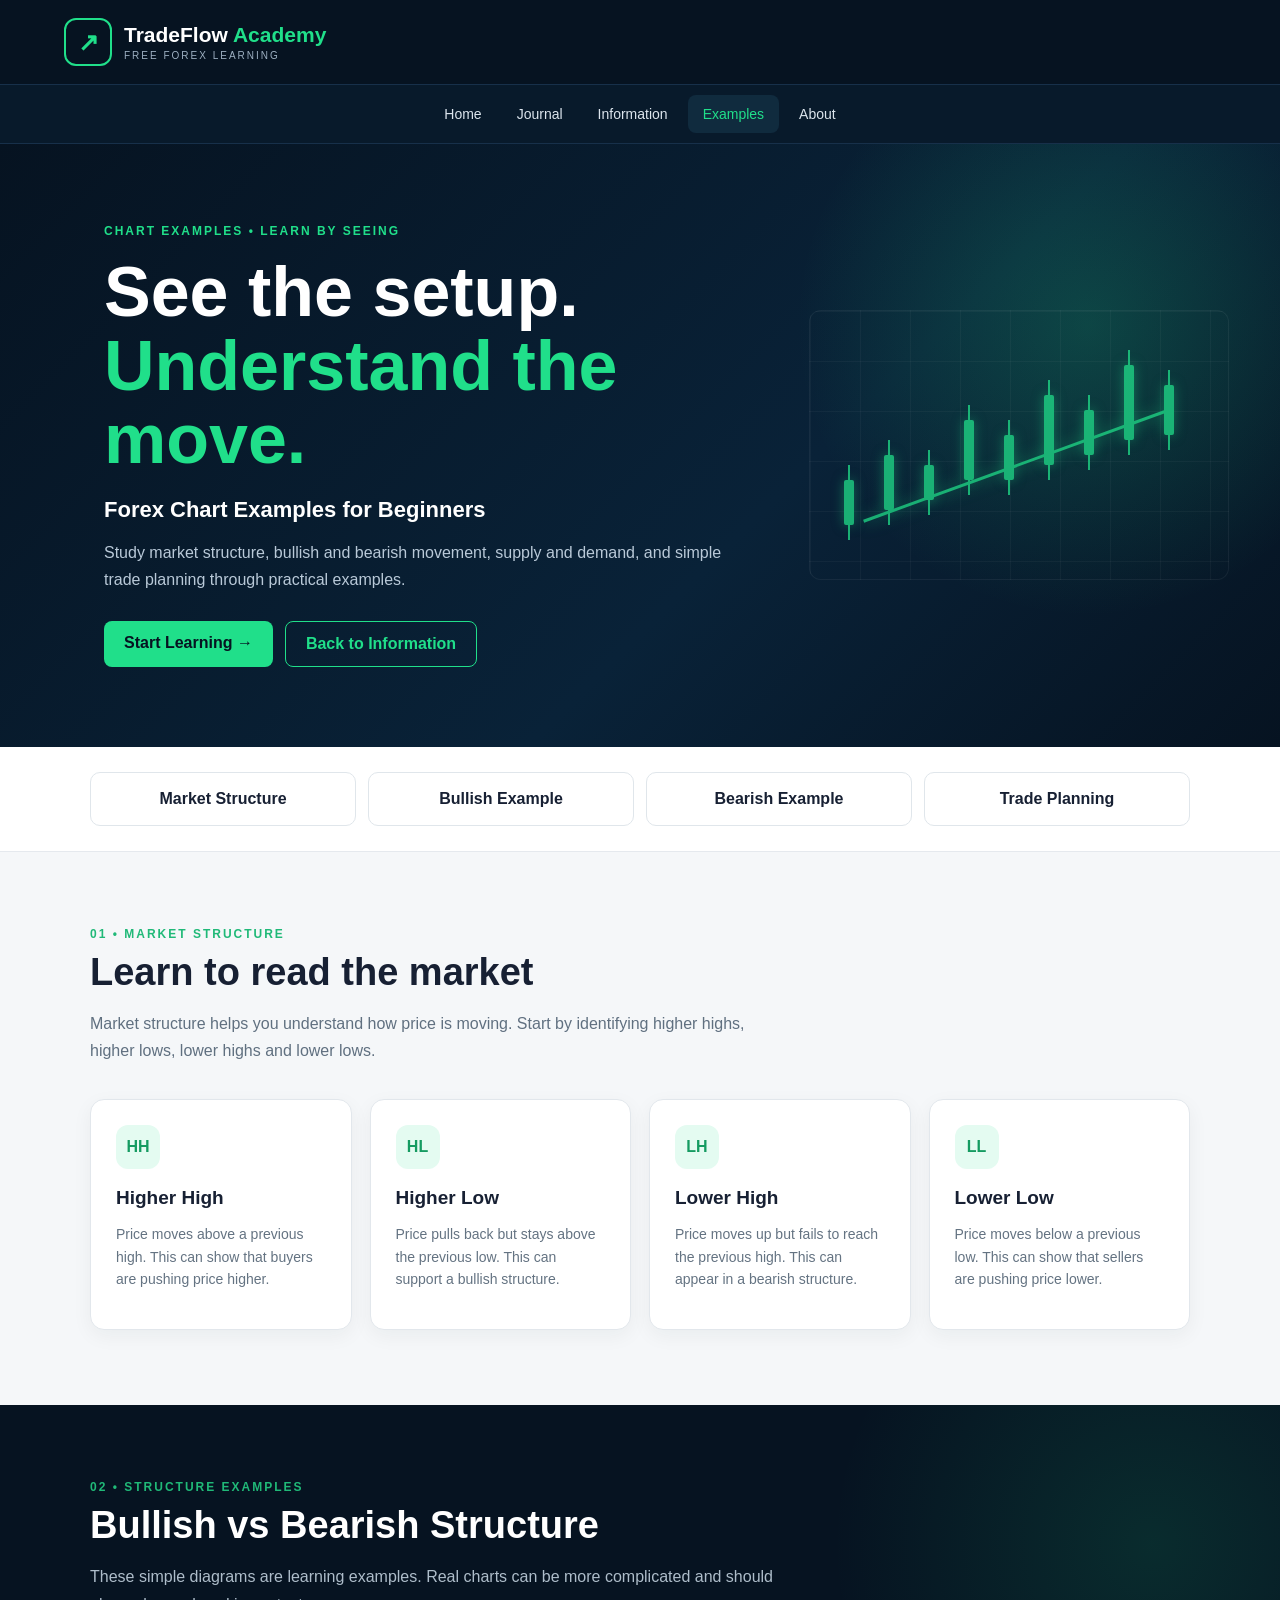
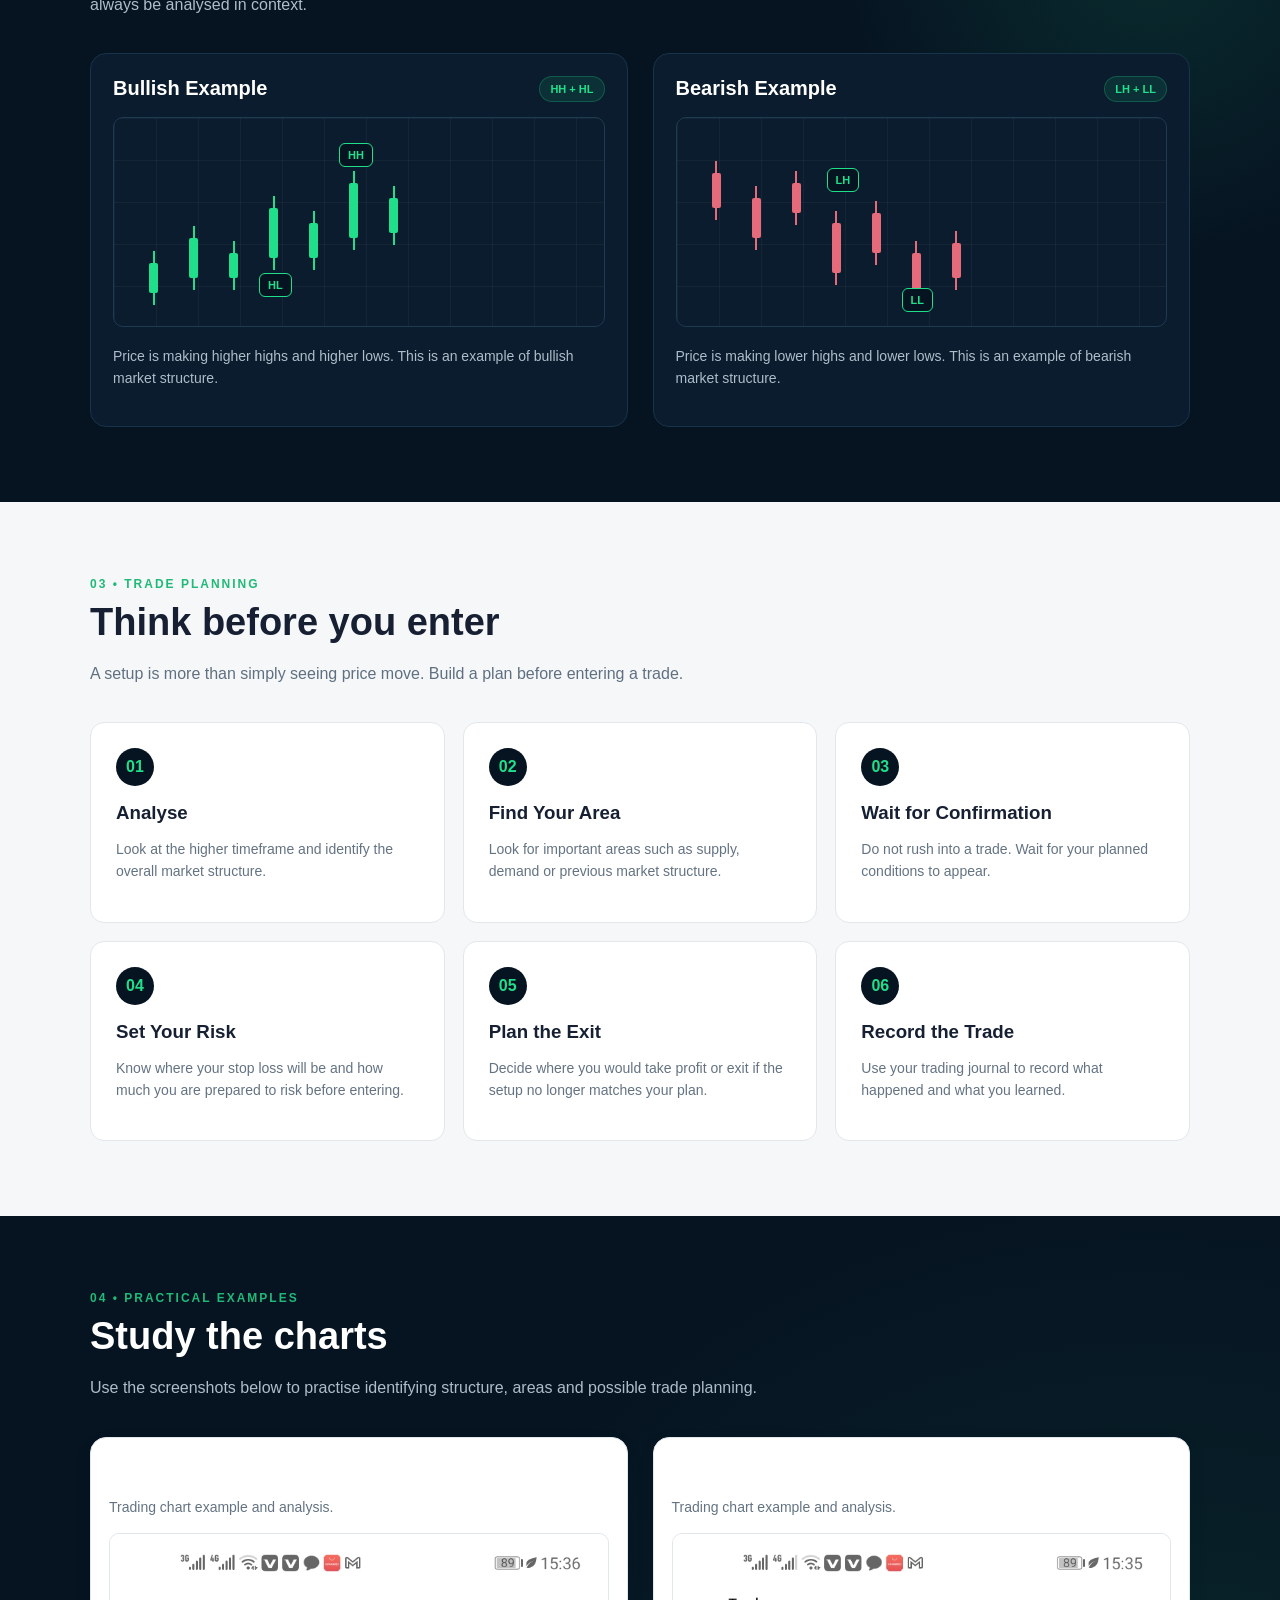
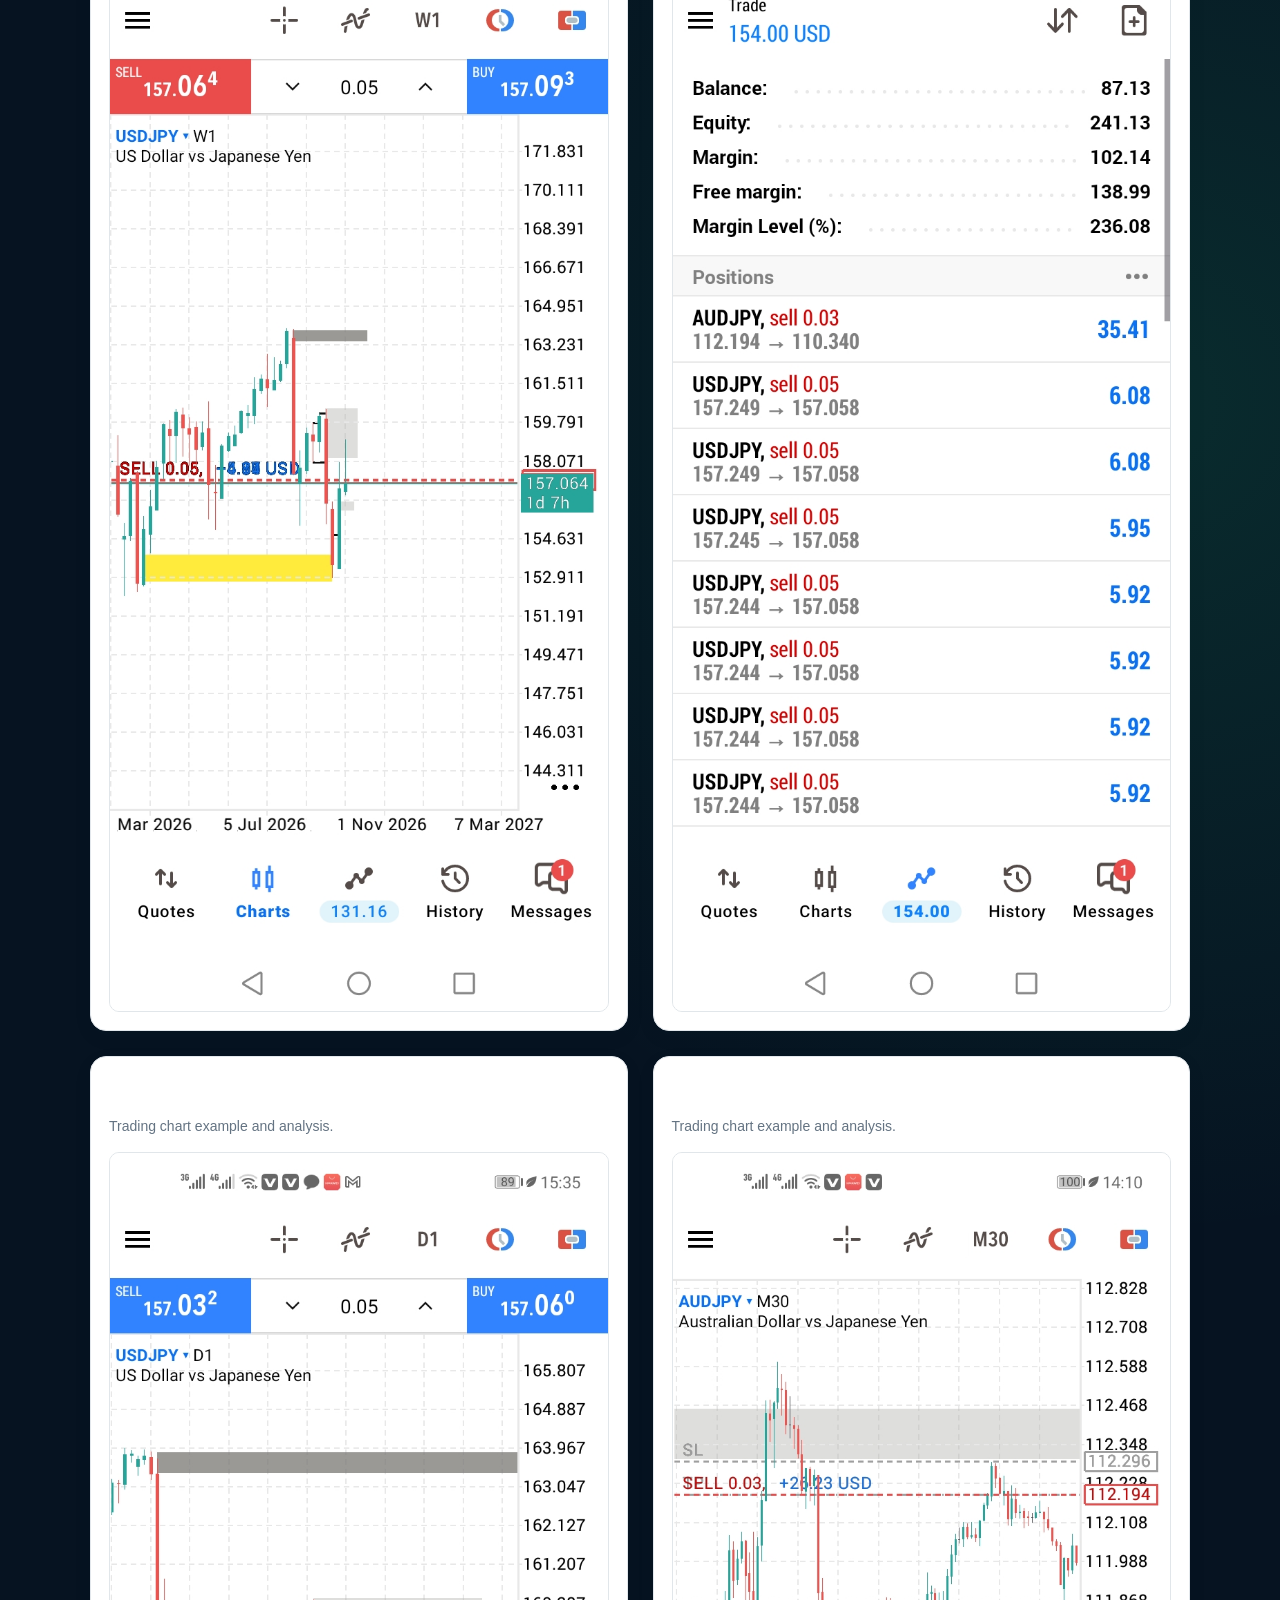
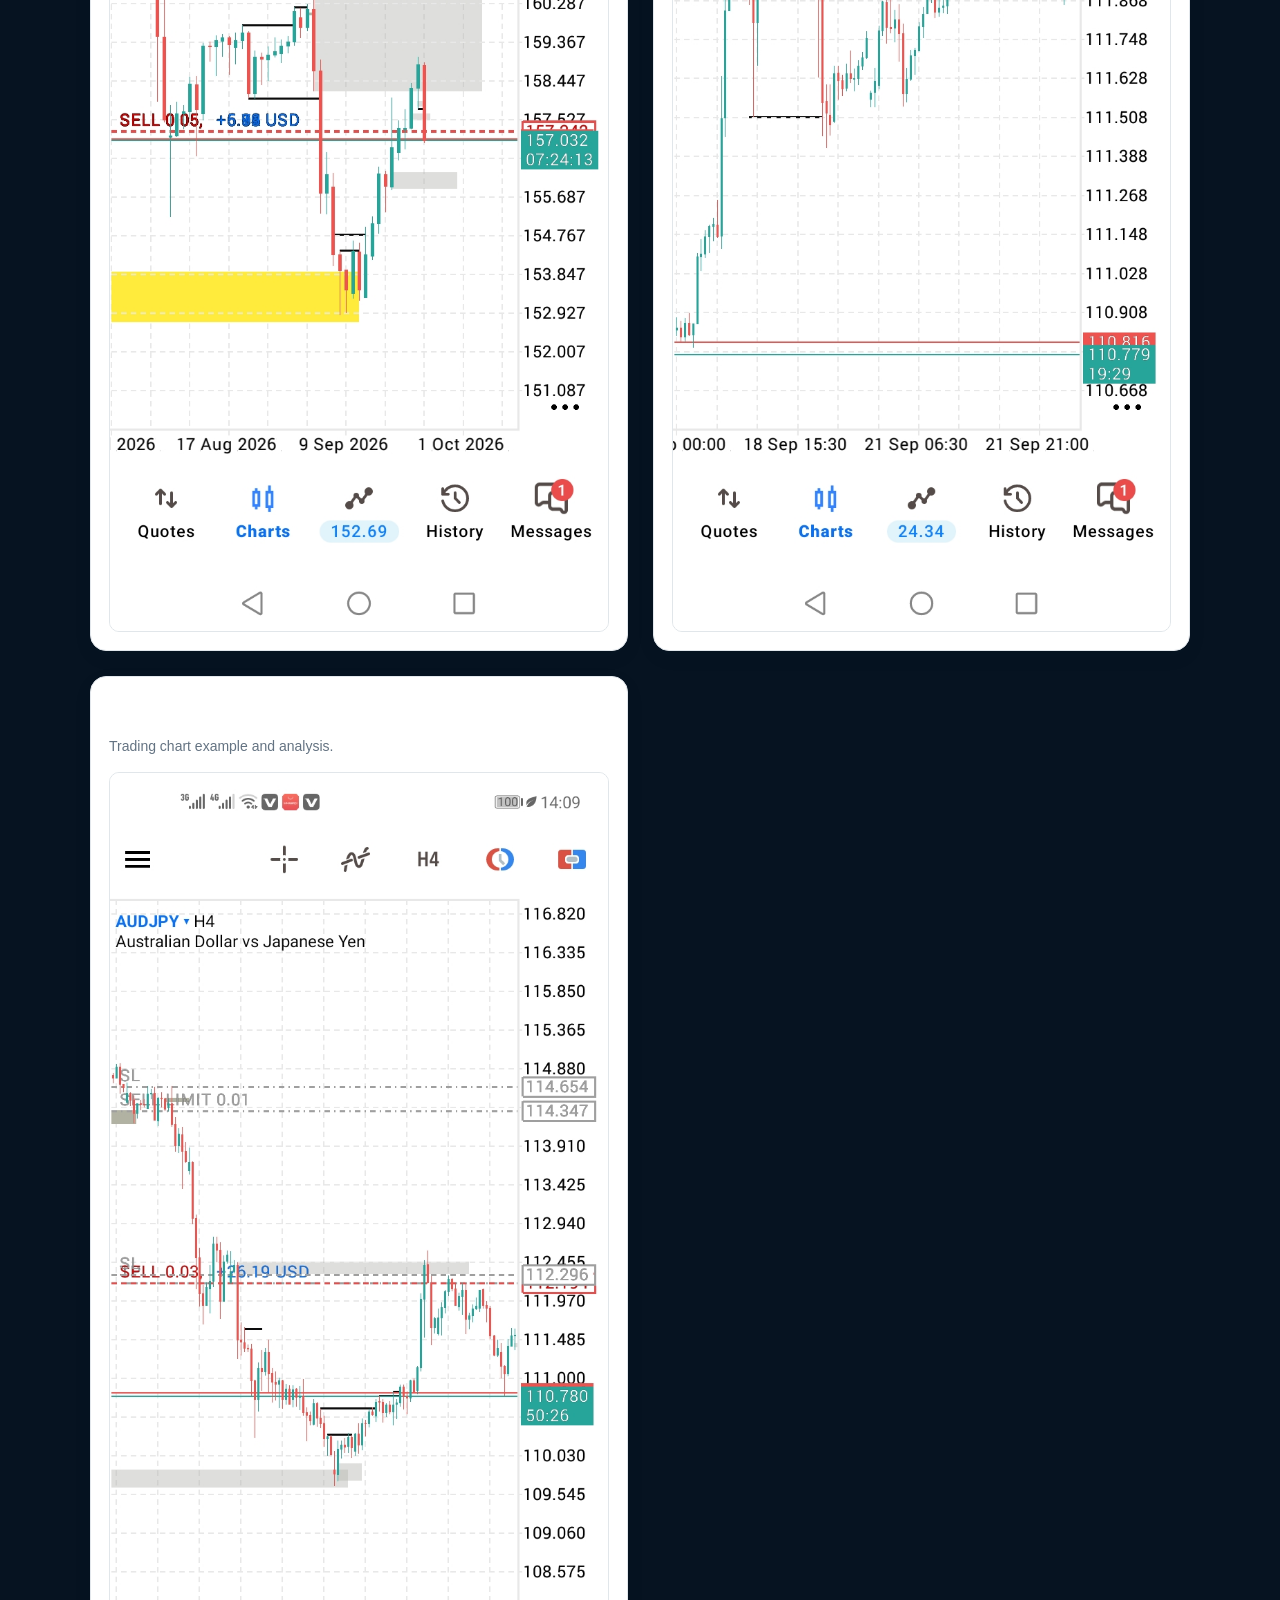
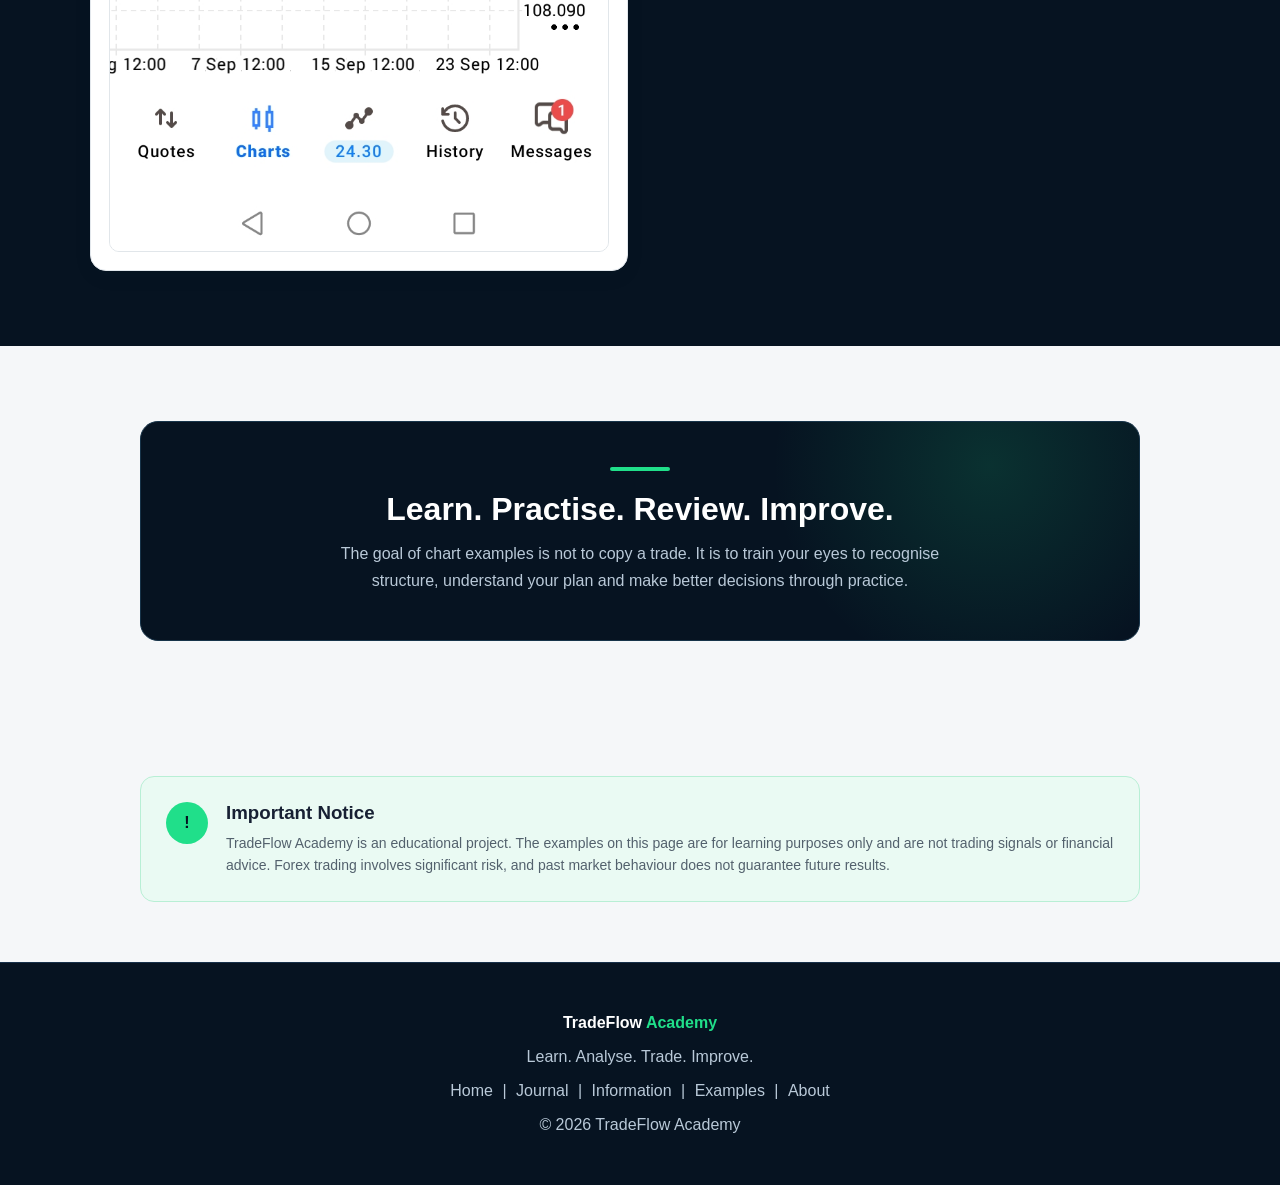
<file: examples.html>
<!DOCTYPE html>
<html lang="en">
<head>
  <meta charset="UTF-8">
  <meta name="viewport" content="width=device-width, initial-scale=1.0">

  <title>Trading Examples | TradeFlow Academy</title>

  <style>
    * {
      box-sizing: border-box;
    }

    html {
      scroll-behavior: smooth;
    }

    body {
      margin: 0;
      font-family: Arial, Helvetica, sans-serif;
      background: #f5f7f9;
      color: #172033;
    }

    /* HEADER */
    header {
      background: #061321;
      color: white;
      border-bottom: 1px solid #17304a;
      padding: 18px 5%;
    }

    .header-inner {
      max-width: 1200px;
      margin: auto;
      display: flex;
      align-items: center;
      justify-content: space-between;
      gap: 20px;
    }

    .brand {
      display: flex;
      align-items: center;
      gap: 12px;
    }

    .logo {
      width: 48px;
      height: 48px;
      border: 2px solid #20df8a;
      border-radius: 12px;
      display: flex;
      align-items: center;
      justify-content: center;
      color: #20df8a;
      font-size: 25px;
      font-weight: bold;
    }

    .brand-name {
      font-size: 21px;
      font-weight: bold;
    }

    .brand-name span {
      color: #20df8a;
    }

    .tagline {
      font-size: 10px;
      letter-spacing: 2px;
      color: #9db0c2;
      margin-top: 3px;
    }

    /* NAV */
    nav {
      background: #081a2b;
      border-bottom: 1px solid #17304a;
    }

    .nav-inner {
      max-width: 1200px;
      margin: auto;
      display: flex;
      justify-content: center;
      flex-wrap: wrap;
      padding: 10px 15px;
      gap: 5px;
    }

    nav a {
      color: #dce5ed;
      text-decoration: none;
      padding: 11px 15px;
      border-radius: 8px;
      font-size: 14px;
      transition: 0.2s;
    }

    nav a:hover,
    nav a.active {
      color: #20df8a;
      background: #102b3e;
    }

    /* HERO */
    .hero {
      position: relative;
      overflow: hidden;
      min-height: 500px;
      background:
        radial-gradient(circle at 85% 30%, rgba(32,223,138,0.20), transparent 25%),
        linear-gradient(135deg, #061321, #092238 60%, #061321);
      color: white;
    }

    .hero-content {
      max-width: 1200px;
      min-height: 500px;
      margin: auto;
      padding: 80px 5%;
      display: flex;
      align-items: center;
      position: relative;
      z-index: 2;
    }

    .hero-text {
      max-width: 650px;
    }

    .eyebrow {
      color: #20df8a;
      font-size: 12px;
      font-weight: bold;
      letter-spacing: 2px;
      margin-bottom: 18px;
    }

    .hero h1 {
      font-size: clamp(38px, 6vw, 70px);
      line-height: 1.05;
      margin: 0 0 20px;
    }

    .hero h1 span {
      color: #20df8a;
    }

    .hero-subtitle {
      font-size: 22px;
      font-weight: bold;
      margin-bottom: 15px;
    }

    .hero p {
      color: #b9c9d8;
      line-height: 1.7;
      font-size: 16px;
      max-width: 620px;
    }

    .buttons {
      display: flex;
      flex-wrap: wrap;
      gap: 12px;
      margin-top: 28px;
    }

    .button {
      display: inline-block;
      padding: 13px 20px;
      border-radius: 8px;
      text-decoration: none;
      font-weight: bold;
      transition: 0.2s;
    }

    .button-green {
      background: #20df8a;
      color: #061321;
    }

    .button-green:hover {
      transform: translateY(-2px);
      box-shadow: 0 8px 25px rgba(32,223,138,0.25);
    }

    .button-outline {
      border: 1px solid #20df8a;
      color: #20df8a;
    }

    .button-outline:hover {
      background: #20df8a;
      color: #061321;
    }

    /* CHART DECORATION */
    .chart {
      position: absolute;
      right: 4%;
      top: 50%;
      transform: translateY(-50%);
      width: 420px;
      height: 270px;
      opacity: 0.75;
    }

    .chart::before {
      content: "";
      position: absolute;
      inset: 0;
      background:
        linear-gradient(rgba(255,255,255,0.05) 1px, transparent 1px),
        linear-gradient(90deg, rgba(255,255,255,0.05) 1px, transparent 1px);
      background-size: 50px 50px;
      border: 1px solid rgba(255,255,255,0.08);
      border-radius: 12px;
    }

    .candle {
      position: absolute;
      width: 10px;
      border-radius: 2px;
      background: #20df8a;
      box-shadow: 0 0 12px rgba(32,223,138,0.5);
    }

    .candle::before {
      content: "";
      position: absolute;
      width: 2px;
      height: 30px;
      background: #20df8a;
      left: 4px;
      top: -15px;
    }

    .candle::after {
      content: "";
      position: absolute;
      width: 2px;
      height: 30px;
      background: #20df8a;
      left: 4px;
      bottom: -15px;
    }

    .c1 { left: 35px; top: 170px; height: 45px; }
    .c2 { left: 75px; top: 145px; height: 55px; }
    .c3 { left: 115px; top: 155px; height: 35px; }
    .c4 { left: 155px; top: 110px; height: 60px; }
    .c5 { left: 195px; top: 125px; height: 45px; }
    .c6 { left: 235px; top: 85px; height: 70px; }
    .c7 { left: 275px; top: 100px; height: 45px; }
    .c8 { left: 315px; top: 55px; height: 75px; }
    .c9 { left: 355px; top: 75px; height: 50px; }

    .chart-line {
      position: absolute;
      width: 320px;
      height: 3px;
      background: #20df8a;
      transform: rotate(-20deg);
      top: 155px;
      left: 45px;
      box-shadow: 0 0 15px rgba(32,223,138,0.7);
    }

    /* QUICK LINKS */
    .quick-links {
      background: white;
      padding: 25px 5%;
      border-bottom: 1px solid #e5e9ee;
    }

    .quick-grid {
      max-width: 1100px;
      margin: auto;
      display: grid;
      grid-template-columns: repeat(4, 1fr);
      gap: 12px;
    }

    .quick-link {
      padding: 17px;
      border: 1px solid #e0e6eb;
      border-radius: 10px;
      text-decoration: none;
      color: #172033;
      font-weight: bold;
      text-align: center;
      transition: 0.2s;
    }

    .quick-link:hover {
      border-color: #20df8a;
      color: #159b61;
      transform: translateY(-2px);
    }

    /* SECTIONS */
    .section {
      padding: 75px 5%;
    }

    .section-inner {
      max-width: 1100px;
      margin: auto;
    }

    .section-head {
      max-width: 700px;
      margin-bottom: 35px;
    }

    .section-number {
      color: #20b978;
      font-size: 12px;
      font-weight: bold;
      letter-spacing: 2px;
    }

    .section h2 {
      font-size: 38px;
      margin: 10px 0 15px;
    }

    .section-head p {
      color: #607080;
      line-height: 1.7;
    }

    /* CARDS */
    .cards {
      display: grid;
      grid-template-columns: repeat(4, 1fr);
      gap: 18px;
    }

    .card {
      background: white;
      border: 1px solid #e2e7ec;
      border-radius: 14px;
      padding: 25px;
      box-shadow: 0 6px 20px rgba(12,30,45,0.05);
    }

    .card-icon {
      width: 44px;
      height: 44px;
      border-radius: 12px;
      background: rgba(32,223,138,0.12);
      color: #159b61;
      display: flex;
      align-items: center;
      justify-content: center;
      font-weight: bold;
      margin-bottom: 18px;
    }

    .card h3 {
      margin: 0 0 10px;
      font-size: 19px;
    }

    .card p {
      color: #647382;
      line-height: 1.6;
      font-size: 14px;
    }

    /* DARK SECTIONS */
    .dark-section {
      background:
        radial-gradient(circle at 90% 20%, rgba(32,223,138,0.12), transparent 25%),
        #061321;
      color: white;
      padding: 75px 5%;
    }

    .dark-inner {
      max-width: 1100px;
      margin: auto;
    }

    .dark-section .section-head p {
      color: #aebdca;
    }

    .dark-section h2 {
      font-size: 38px;
      margin: 10px 0 15px;
    }

    /* CHART EXAMPLES */
    .example-grid {
      display: grid;
      grid-template-columns: repeat(2, 1fr);
      gap: 25px;
    }

    .example-box {
      background: #0a1c2d;
      border: 1px solid #17344a;
      border-radius: 16px;
      padding: 22px;
    }

    .example-title {
      display: flex;
      justify-content: space-between;
      align-items: center;
      gap: 10px;
      margin-bottom: 15px;
    }

    .example-title h3 {
      margin: 0;
      font-size: 20px;
    }

    .badge {
      color: #20df8a;
      background: rgba(32,223,138,0.10);
      border: 1px solid rgba(32,223,138,0.25);
      padding: 6px 10px;
      border-radius: 20px;
      font-size: 11px;
      font-weight: bold;
    }

    .mini-chart {
      height: 210px;
      border: 1px solid #1d3b51;
      border-radius: 10px;
      position: relative;
      overflow: hidden;
      background:
        linear-gradient(rgba(255,255,255,0.04) 1px, transparent 1px),
        linear-gradient(90deg, rgba(255,255,255,0.04) 1px, transparent 1px);
      background-size: 42px 42px;
      margin-bottom: 18px;
    }

    .mini-candle {
      position: absolute;
      width: 9px;
      background: #20df8a;
      border-radius: 2px;
    }

    .mini-candle.red {
      background: #e66b7a;
    }

    .mini-candle::before,
    .mini-candle::after {
      content: "";
      position: absolute;
      width: 2px;
      height: 20px;
      left: 3.5px;
      background: inherit;
    }

    .mini-candle::before {
      top: -12px;
    }

    .mini-candle::after {
      bottom: -12px;
    }

    .bull1 { left: 35px; top: 145px; height: 30px; }
    .bull2 { left: 75px; top: 120px; height: 40px; }
    .bull3 { left: 115px; top: 135px; height: 25px; }
    .bull4 { left: 155px; top: 90px; height: 50px; }
    .bull5 { left: 195px; top: 105px; height: 35px; }
    .bull6 { left: 235px; top: 65px; height: 55px; }
    .bull7 { left: 275px; top: 80px; height: 35px; }

    .bear1 { left: 35px; top: 55px; height: 35px; }
    .bear2 { left: 75px; top: 80px; height: 40px; }
    .bear3 { left: 115px; top: 65px; height: 30px; }
    .bear4 { left: 155px; top: 105px; height: 50px; }
    .bear5 { left: 195px; top: 95px; height: 40px; }
    .bear6 { left: 235px; top: 135px; height: 45px; }
    .bear7 { left: 275px; top: 125px; height: 35px; }

    .label {
      position: absolute;
      background: #061321;
      border: 1px solid #20df8a;
      color: #20df8a;
      padding: 5px 8px;
      border-radius: 6px;
      font-size: 11px;
      font-weight: bold;
    }

    .label.hh { left: 225px; top: 25px; }
    .label.hl { left: 145px; top: 155px; }
    .label.lh { left: 150px; top: 50px; }
    .label.ll { left: 225px; top: 170px; }

    .example-box p {
      color: #aebdca;
      line-height: 1.6;
      font-size: 14px;
    }

    /* TRADE PLAN */
    .plan-grid {
      display: grid;
      grid-template-columns: repeat(3, 1fr);
      gap: 18px;
    }

    .plan-card {
      background: white;
      border-radius: 14px;
      padding: 25px;
      border: 1px solid #e2e7ec;
    }

    .plan-number {
      color: #20df8a;
      background: #061321;
      width: 38px;
      height: 38px;
      border-radius: 50%;
      display: flex;
      align-items: center;
      justify-content: center;
      font-weight: bold;
      margin-bottom: 16px;
    }

    .plan-card h3 {
      margin: 0 0 10px;
    }

    .plan-card p {
      color: #647382;
      line-height: 1.6;
      font-size: 14px;
    }

    /* SCREENSHOT EXAMPLES */
    .screenshots {
      display: grid;
      grid-template-columns: repeat(2, 1fr);
      gap: 25px;
    }

    .screenshot-card {
      background: white;
      border: 1px solid #e2e7ec;
      border-radius: 16px;
      padding: 18px;
      box-shadow: 0 6px 20px rgba(12,30,45,0.05);
    }

    .screenshot-card h3 {
      margin: 5px 0 8px;
    }

    .screenshot-card p {
      color: #647382;
      font-size: 14px;
      line-height: 1.5;
    }

    .screenshot {
      display: block;
      width: 100%;
      height: auto;
      border-radius: 10px;
      border: 1px solid #e1e6ea;
      margin-top: 15px;
    }

    /* LEARNING BOX */
    .learning-box {
      max-width: 1000px;
      margin: auto;
      padding: 45px;
      border-radius: 18px;
      background:
        radial-gradient(circle at 85% 20%, rgba(32,223,138,0.15), transparent 25%),
        #061321;
      color: white;
      text-align: center;
      border: 1px solid #17344a;
    }

    .green-line {
      width: 60px;
      height: 4px;
      background: #20df8a;
      margin: 0 auto 20px;
      border-radius: 5px;
    }

    .learning-box h2 {
      margin: 0 0 12px;
      font-size: 32px;
    }

    .learning-box p {
      color: #b9c9d8;
      line-height: 1.7;
      max-width: 650px;
      margin: auto;
    }

    /* NOTICE */
    .notice {
      padding: 60px 5%;
      background: #f5f7f9;
    }

    .notice-box {
      max-width: 1000px;
      margin: auto;
      background: #eafaf3;
      border: 1px solid #b8efd5;
      border-radius: 14px;
      padding: 25px;
      display: flex;
      gap: 18px;
      align-items: flex-start;
    }

    .notice-icon {
      min-width: 42px;
      height: 42px;
      border-radius: 50%;
      background: #20df8a;
      color: #061321;
      display: flex;
      align-items: center;
      justify-content: center;
      font-weight: bold;
    }

    .notice h3 {
      margin: 0 0 8px;
    }

    .notice p {
      margin: 0;
      color: #53616d;
      line-height: 1.6;
      font-size: 14px;
    }

    /* FOOTER */
    footer {
      background: #061321;
      color: #b9c9d8;
      text-align: center;
      padding: 35px 20px;
      border-top: 1px solid #17304a;
    }

    footer strong {
      color: white;
    }

    footer span {
      color: #20df8a;
    }

    footer a {
      color: #b9c9d8;
      text-decoration: none;
      margin: 0 5px;
    }

    footer a:hover {
      color: #20df8a;
    }

    /* MOBILE */
    @media (max-width: 900px) {
      .chart {
        opacity: 0.25;
        right: -80px;
      }

      .cards {
        grid-template-columns: repeat(2, 1fr);
      }

      .quick-grid {
        grid-template-columns: repeat(2, 1fr);
      }

      .example-grid,
      .screenshots {
        grid-template-columns: 1fr;
      }

      .plan-grid {
        grid-template-columns: 1fr;
      }
    }

    @media (max-width: 600px) {
      .header-inner {
        justify-content: center;
      }

      .hero-content {
        padding: 65px 6%;
      }

      .hero h1 {
        font-size: 42px;
      }

      .hero-subtitle {
        font-size: 19px;
      }

      .chart {
        display: none;
      }

      .quick-grid,
      .cards {
        grid-template-columns: 1fr;
      }

      .section,
      .dark-section {
        padding: 55px 6%;
      }

      .section h2,
      .dark-section h2 {
        font-size: 30px;
      }

      .learning-box {
        padding: 35px 22px;
      }

      .notice-box {
        flex-direction: column;
      }

      nav a {
        font-size: 13px;
        padding: 9px 10px;
      }
    }
  </style>
</head>

<body>

<!-- HEADER -->
<header>
  <div class="header-inner">

    <div class="brand">
      <div class="logo">↗</div>

      <div>
        <div class="brand-name">
          TradeFlow <span>Academy</span>
        </div>

        <div class="tagline">
          FREE FOREX LEARNING
        </div>
      </div>
    </div>

  </div>
</header>


<!-- NAVIGATION -->
<nav>
  <div class="nav-inner">

    <a href="index.html">Home</a>

    <a href="journal.html">Journal</a>

    <a href="information.html">Information</a>

    <a href="examples.html" class="active">Examples</a>

    <a href="about.html">About</a>

  </div>
</nav>


<!-- HERO -->
<section class="hero">

  <div class="hero-content">

    <div class="hero-text">

      <div class="eyebrow">
        CHART EXAMPLES • LEARN BY SEEING
      </div>

      <h1>
        See the setup.
        <span>Understand the move.</span>
      </h1>

      <div class="hero-subtitle">
        Forex Chart Examples for Beginners
      </div>

      <p>
        Study market structure, bullish and bearish movement,
        supply and demand, and simple trade planning through
        practical examples.
      </p>

      <div class="buttons">

        <a href="#structure" class="button button-green">
          Start Learning →
        </a>

        <a href="information.html" class="button button-outline">
          Back to Information
        </a>

      </div>

    </div>

  </div>

  <!-- DECORATIVE CHART -->
  <div class="chart">

    <div class="chart-line"></div>

    <div class="candle c1"></div>
    <div class="candle c2"></div>
    <div class="candle c3"></div>
    <div class="candle c4"></div>
    <div class="candle c5"></div>
    <div class="candle c6"></div>
    <div class="candle c7"></div>
    <div class="candle c8"></div>
    <div class="candle c9"></div>

  </div>

</section>


<!-- QUICK LINKS -->
<section class="quick-links">

  <div class="quick-grid">

    <a href="#structure" class="quick-link">
      Market Structure
    </a>

    <a href="#bullish" class="quick-link">
      Bullish Example
    </a>

    <a href="#bearish" class="quick-link">
      Bearish Example
    </a>

    <a href="#planning" class="quick-link">
      Trade Planning
    </a>

  </div>

</section>


<!-- MARKET STRUCTURE -->
<section class="section" id="structure">

  <div class="section-inner">

    <div class="section-head">

      <div class="section-number">
        01 • MARKET STRUCTURE
      </div>

      <h2>
        Learn to read the market
      </h2>

      <p>
        Market structure helps you understand how price is moving.
        Start by identifying higher highs, higher lows, lower highs
        and lower lows.
      </p>

    </div>


    <div class="cards">

      <div class="card">

        <div class="card-icon">
          HH
        </div>

        <h3>Higher High</h3>

        <p>
          Price moves above a previous high.
          This can show that buyers are pushing price higher.
        </p>

      </div>


      <div class="card">

        <div class="card-icon">
          HL
        </div>

        <h3>Higher Low</h3>

        <p>
          Price pulls back but stays above the previous low.
          This can support a bullish structure.
        </p>

      </div>


      <div class="card">

        <div class="card-icon">
          LH
        </div>

        <h3>Lower High</h3>

        <p>
          Price moves up but fails to reach the previous high.
          This can appear in a bearish structure.
        </p>

      </div>


      <div class="card">

        <div class="card-icon">
          LL
        </div>

        <h3>Lower Low</h3>

        <p>
          Price moves below a previous low.
          This can show that sellers are pushing price lower.
        </p>

      </div>

    </div>

  </div>

</section>


<!-- BULLISH / BEARISH EXAMPLES -->
<section class="dark-section">

  <div class="dark-inner">

    <div class="section-head">

      <div class="section-number">
        02 • STRUCTURE EXAMPLES
      </div>

      <h2>
        Bullish vs Bearish Structure
      </h2>

      <p>
        These simple diagrams are learning examples.
        Real charts can be more complicated and should always
        be analysed in context.
      </p>

    </div>


    <div class="example-grid">


      <!-- BULLISH -->
      <div class="example-box" id="bullish">

        <div class="example-title">

          <h3>Bullish Example</h3>

          <div class="badge">
            HH + HL
          </div>

        </div>


        <div class="mini-chart">

          <div class="mini-candle bull1"></div>
          <div class="mini-candle bull2"></div>
          <div class="mini-candle bull3"></div>
          <div class="mini-candle bull4"></div>
          <div class="mini-candle bull5"></div>
          <div class="mini-candle bull6"></div>
          <div class="mini-candle bull7"></div>

          <div class="label hh">
            HH
          </div>

          <div class="label hl">
            HL
          </div>

        </div>


        <p>
          Price is making higher highs and higher lows.
          This is an example of bullish market structure.
        </p>

      </div>


      <!-- BEARISH -->
      <div class="example-box" id="bearish">

        <div class="example-title">

          <h3>Bearish Example</h3>

          <div class="badge">
            LH + LL
          </div>

        </div>


        <div class="mini-chart">

          <div class="mini-candle red bear1"></div>
          <div class="mini-candle red bear2"></div>
          <div class="mini-candle red bear3"></div>
          <div class="mini-candle red bear4"></div>
          <div class="mini-candle red bear5"></div>
          <div class="mini-candle red bear6"></div>
          <div class="mini-candle red bear7"></div>

          <div class="label lh">
            LH
          </div>

          <div class="label ll">
            LL
          </div>

        </div>


        <p>
          Price is making lower highs and lower lows.
          This is an example of bearish market structure.
        </p>

      </div>


    </div>

  </div>

</section>


<!-- TRADE PLANNING -->
<section class="section" id="planning">

  <div class="section-inner">

    <div class="section-head">

      <div class="section-number">
        03 • TRADE PLANNING
      </div>

      <h2>
        Think before you enter
      </h2>

      <p>
        A setup is more than simply seeing price move.
        Build a plan before entering a trade.
      </p>

    </div>


    <div class="plan-grid">

      <div class="plan-card">

        <div class="plan-number">
          01
        </div>

        <h3>Analyse</h3>

        <p>
          Look at the higher timeframe and identify the
          overall market structure.
        </p>

      </div>


      <div class="plan-card">

        <div class="plan-number">
          02
        </div>

        <h3>Find Your Area</h3>

        <p>
          Look for important areas such as supply,
          demand or previous market structure.
        </p>

      </div>


      <div class="plan-card">

        <div class="plan-number">
          03
        </div>

        <h3>Wait for Confirmation</h3>

        <p>
          Do not rush into a trade. Wait for your planned
          conditions to appear.
        </p>

      </div>


      <div class="plan-card">

        <div class="plan-number">
          04
        </div>

        <h3>Set Your Risk</h3>

        <p>
          Know where your stop loss will be and how much
          you are prepared to risk before entering.
        </p>

      </div>


      <div class="plan-card">

        <div class="plan-number">
          05
        </div>

        <h3>Plan the Exit</h3>

        <p>
          Decide where you would take profit or exit if
          the setup no longer matches your plan.
        </p>

      </div>


      <div class="plan-card">

        <div class="plan-number">
          06
        </div>

        <h3>Record the Trade</h3>

        <p>
          Use your trading journal to record what happened
          and what you learned.
        </p>

      </div>

    </div>

  </div>

</section>


<!-- SCREENSHOT EXAMPLES -->
<section class="dark-section">

  <div class="dark-inner">

    <div class="section-head">

      <div class="section-number">
        04 • PRACTICAL EXAMPLES
      </div>

      <h2>
        Study the charts
      </h2>

      <p>
        Use the screenshots below to practise identifying
        structure, areas and possible trade planning.
      </p>

    </div>


    <div class="screenshots">


      <div class="screenshot-card">

        <h3>Example 1</h3>

        <p>
          Trading chart example and analysis.
        </p>

        <img
          src="screenshot1.jpg"
          alt="Trading chart example 1"
          class="screenshot"
        >

      </div>


      <div class="screenshot-card">

        <h3>Example 2</h3>

        <p>
          Trading chart example and analysis.
        </p>

        <img
          src="screenshot2.jpg"
          alt="Trading chart example 2"
          class="screenshot"
        >

      </div>


      <div class="screenshot-card">

        <h3>Example 3</h3>

        <p>
          Trading chart example and analysis.
        </p>

        <img
          src="screenshot3.jpg"
          alt="Trading chart example 3"
          class="screenshot"
        >

      </div>


      <div class="screenshot-card">

        <h3>Example 4</h3>

        <p>
          Trading chart example and analysis.
        </p>

        <img
          src="screenshot4.jpg"
          alt="Trading chart example 4"
          class="screenshot"
        >

      </div>


      <div class="screenshot-card">

        <h3>Example 5</h3>

        <p>
          Trading chart example and analysis.
        </p>

        <img
          src="screenshot5.jpg"
          alt="Trading chart example 5"
          class="screenshot"
        >

      </div>


    </div>

  </div>

</section>


<!-- LEARNING MESSAGE -->
<section class="section">

  <div class="learning-box">

    <div class="green-line"></div>

    <h2>
      Learn. Practise. Review. Improve.
    </h2>

    <p>
      The goal of chart examples is not to copy a trade.
      It is to train your eyes to recognise structure,
      understand your plan and make better decisions through practice.
    </p>

  </div>

</section>


<!-- NOTICE -->
<section class="notice">

  <div class="notice-box">

    <div class="notice-icon">
      !
    </div>

    <div>

      <h3>
        Important Notice
      </h3>

      <p>
        TradeFlow Academy is an educational project.
        The examples on this page are for learning purposes only
        and are not trading signals or financial advice.
        Forex trading involves significant risk, and past market
        behaviour does not guarantee future results.
      </p>

    </div>

  </div>

</section>


<!-- FOOTER -->
<footer>

  <p>
    <strong>TradeFlow <span>Academy</span></strong>
  </p>

  <p>
    Learn. Analyse. Trade. Improve.
  </p>

  <p>
    <a href="index.html">Home</a> |
    <a href="journal.html">Journal</a> |
    <a href="information.html">Information</a> |
    <a href="examples.html">Examples</a> |
    <a href="about.html">About</a>
  </p>

  <p>
    © 2026 TradeFlow Academy
  </p>

</footer>

</body>
</html>
</file>
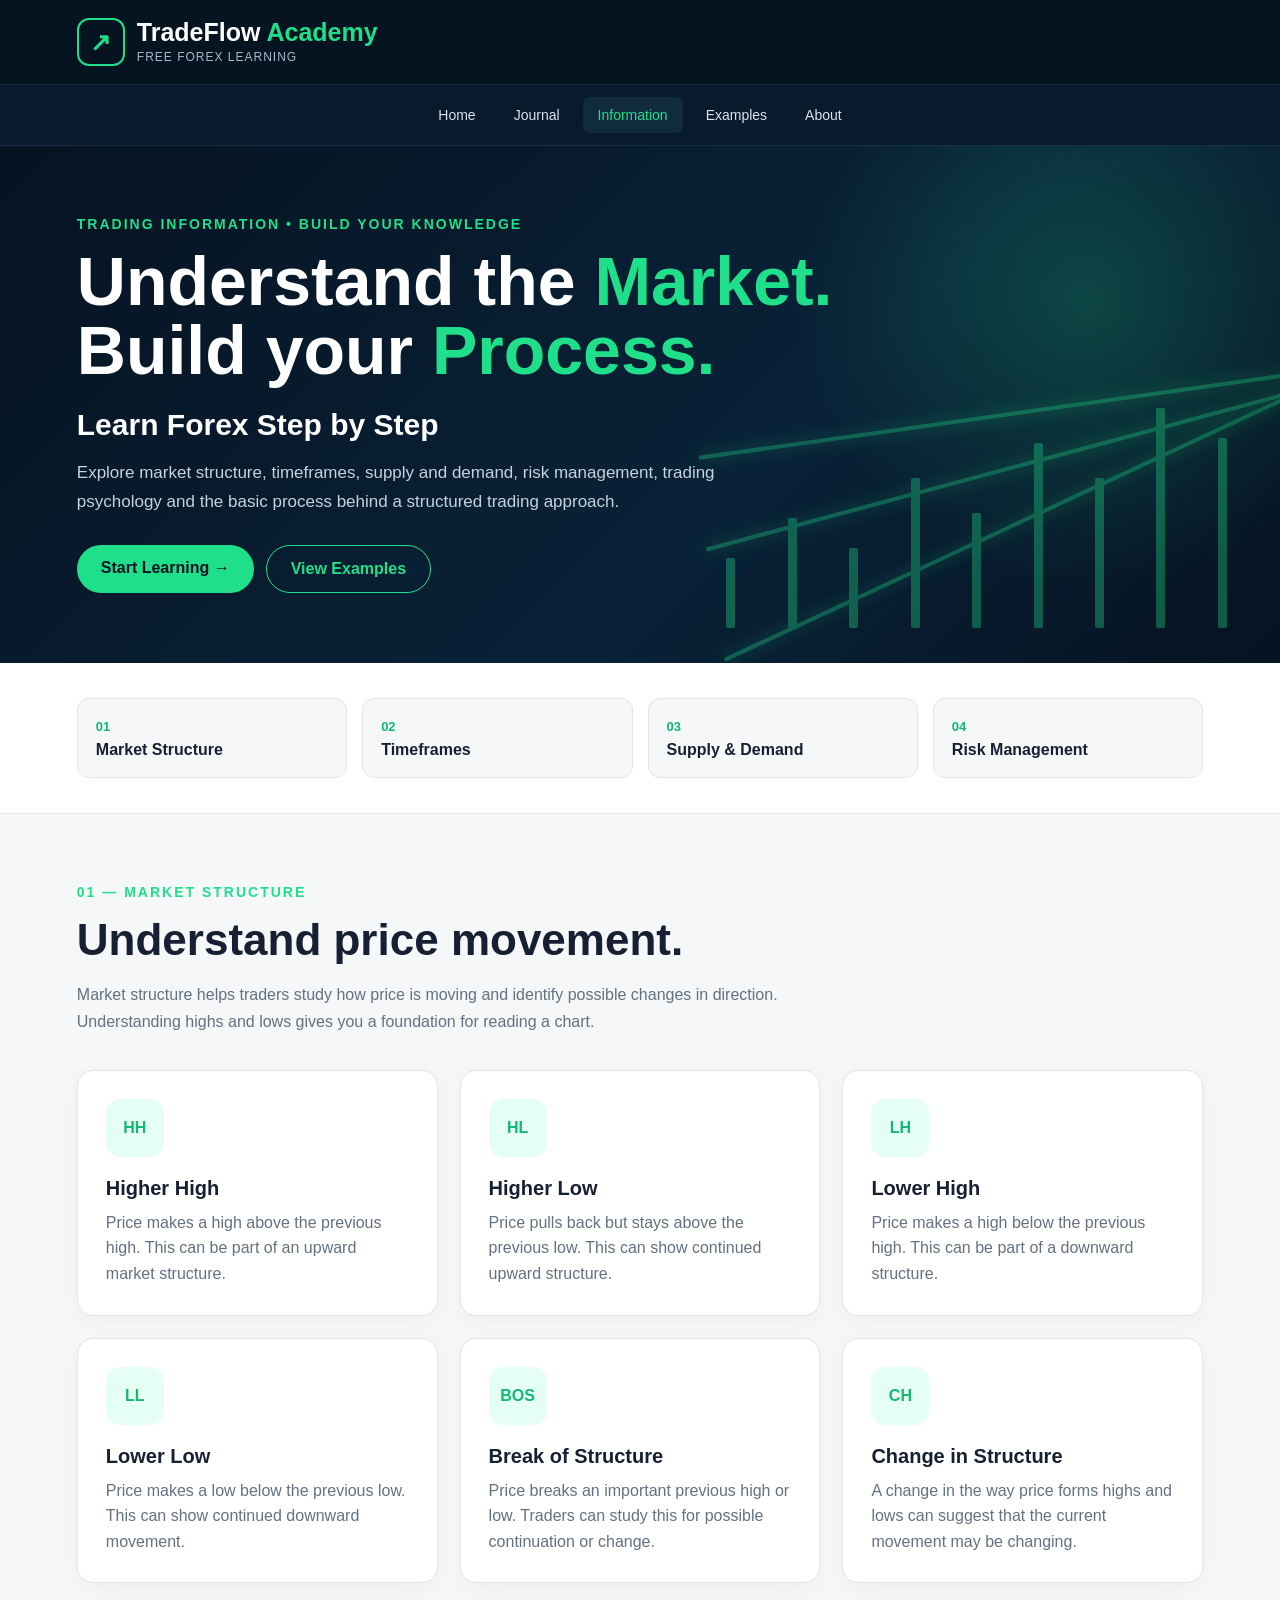
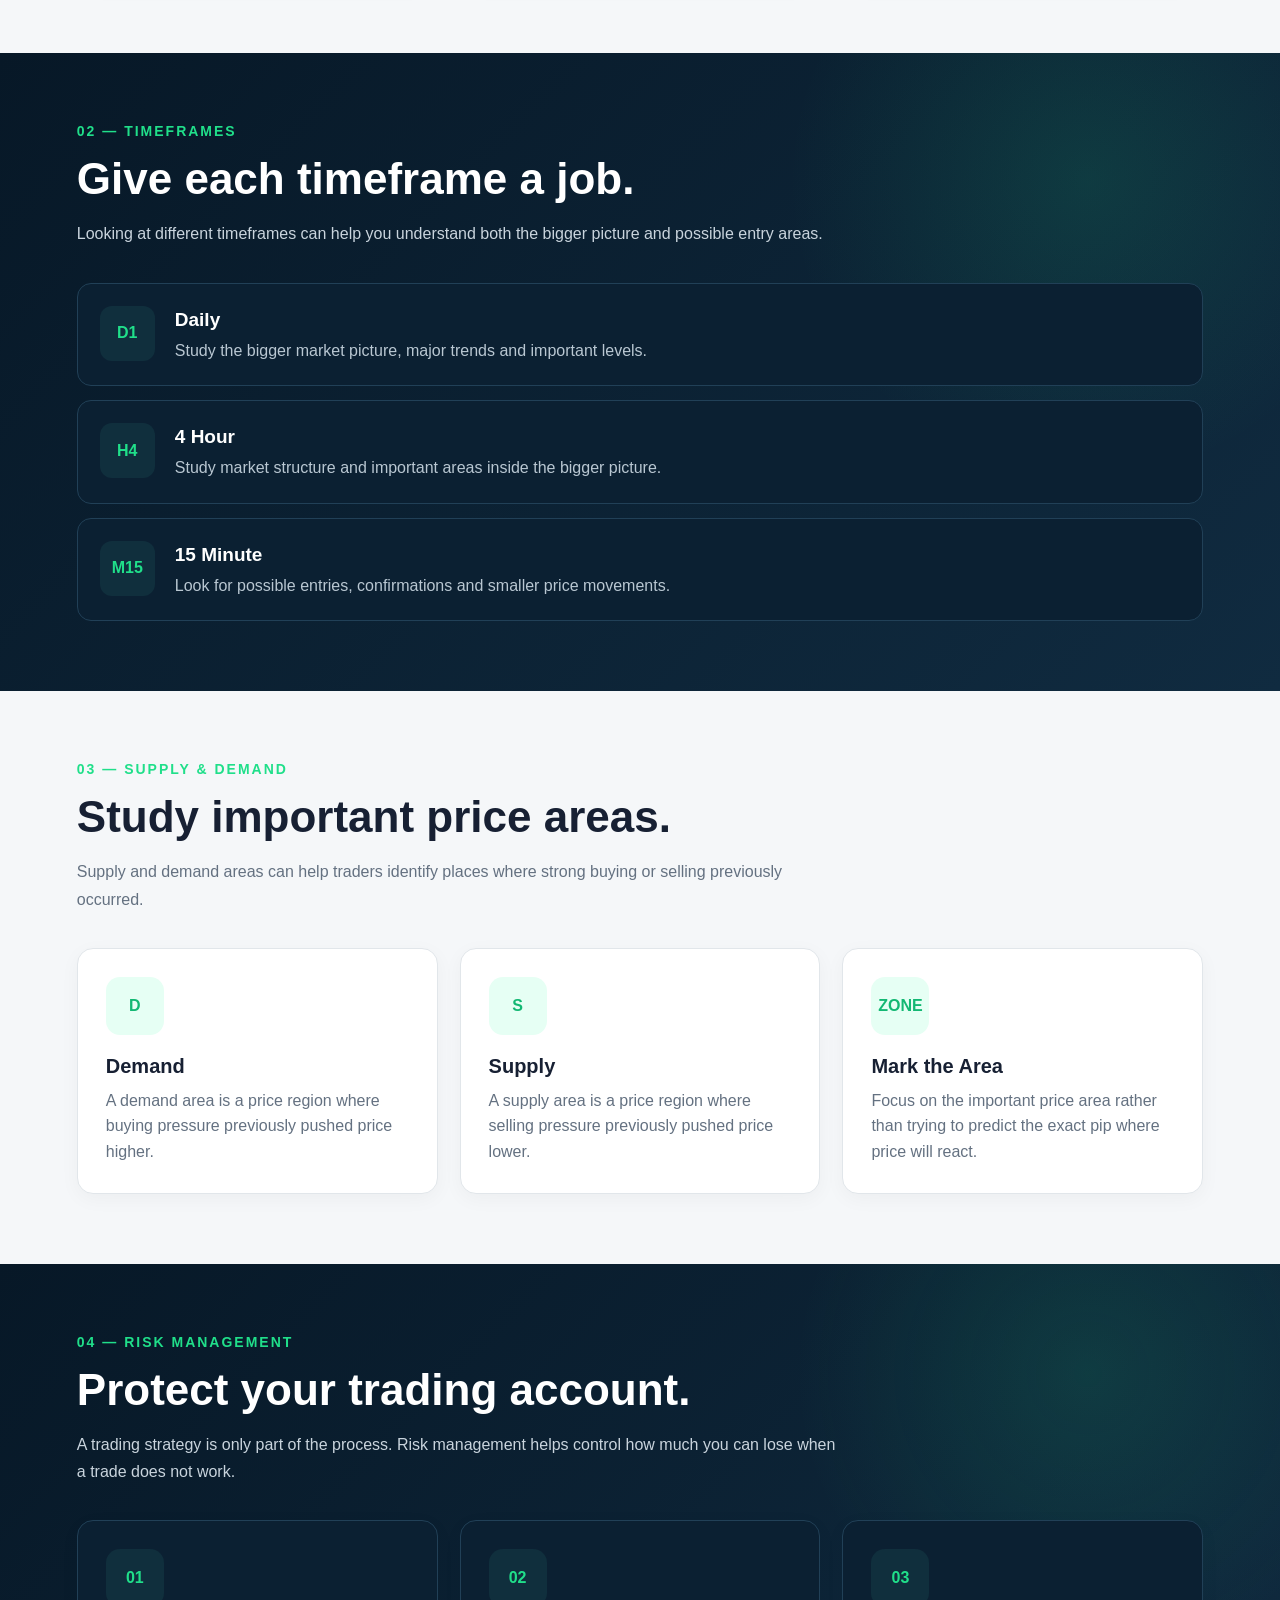
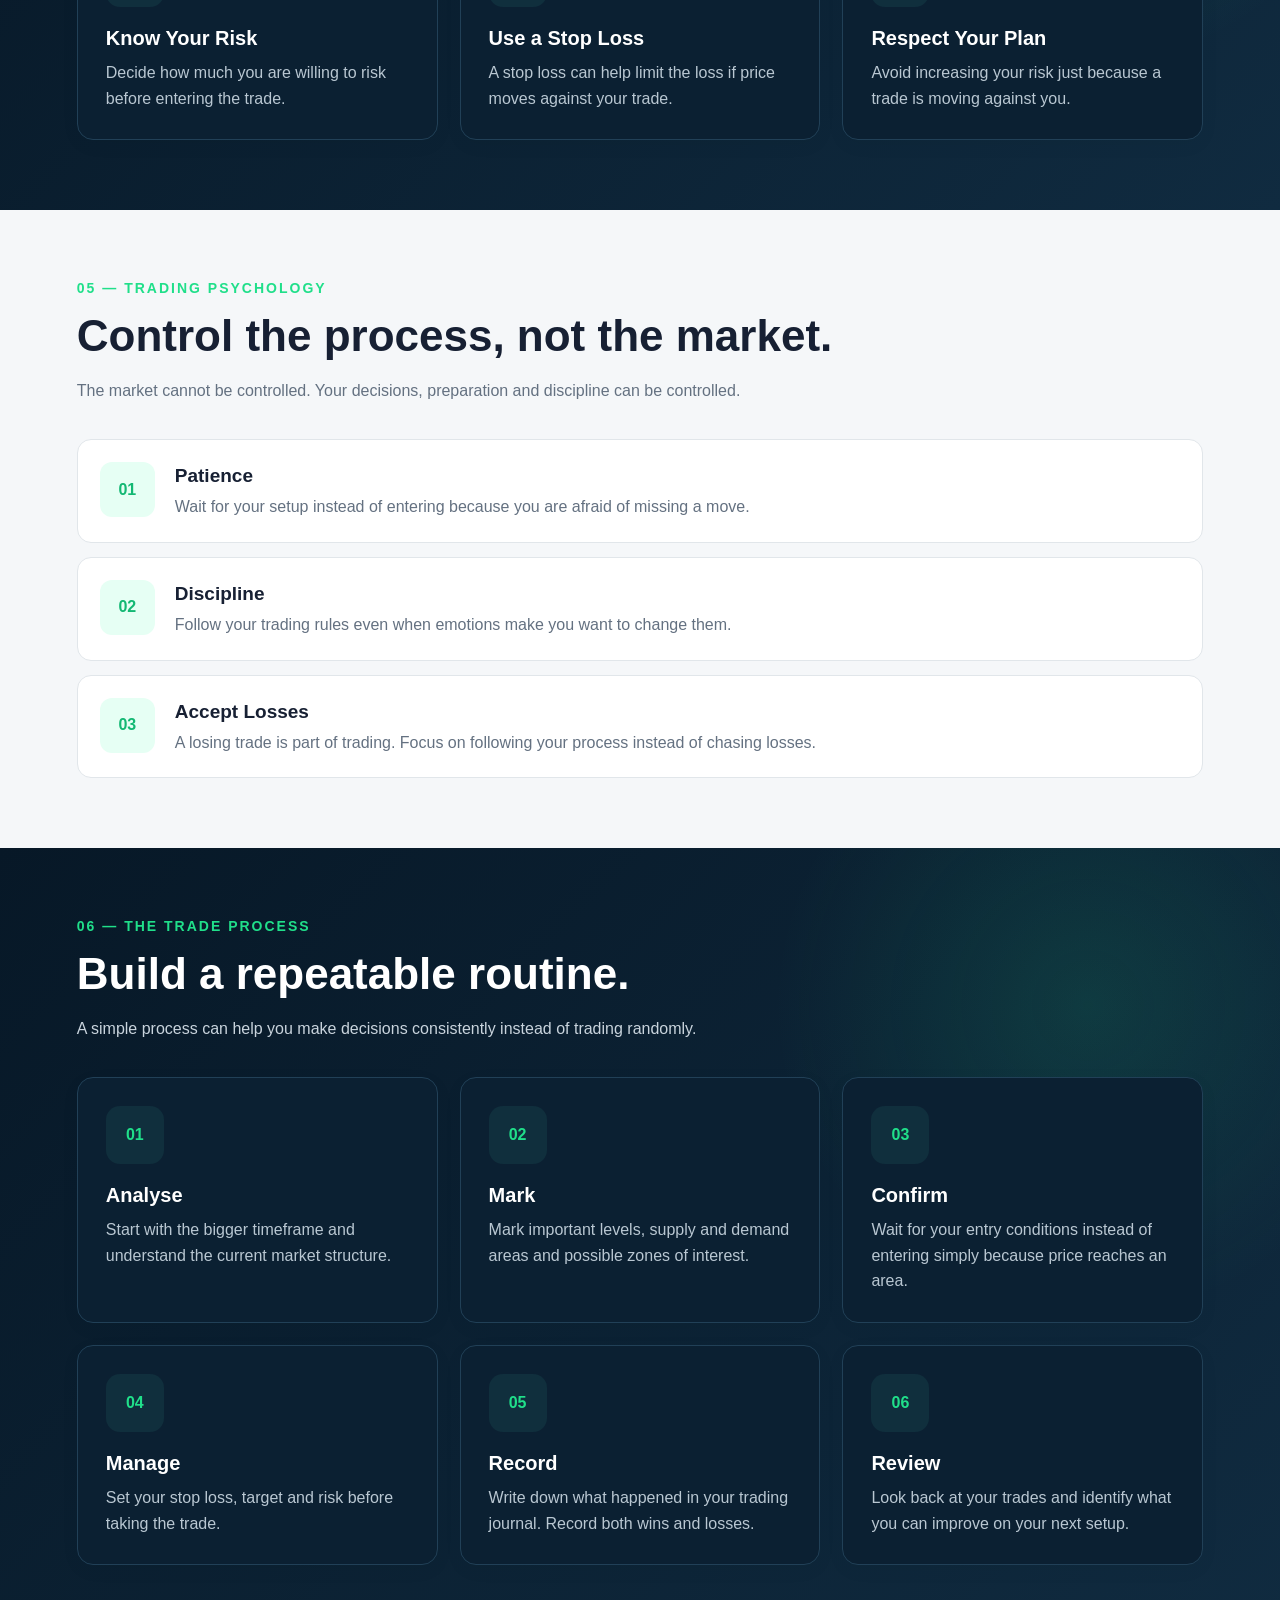
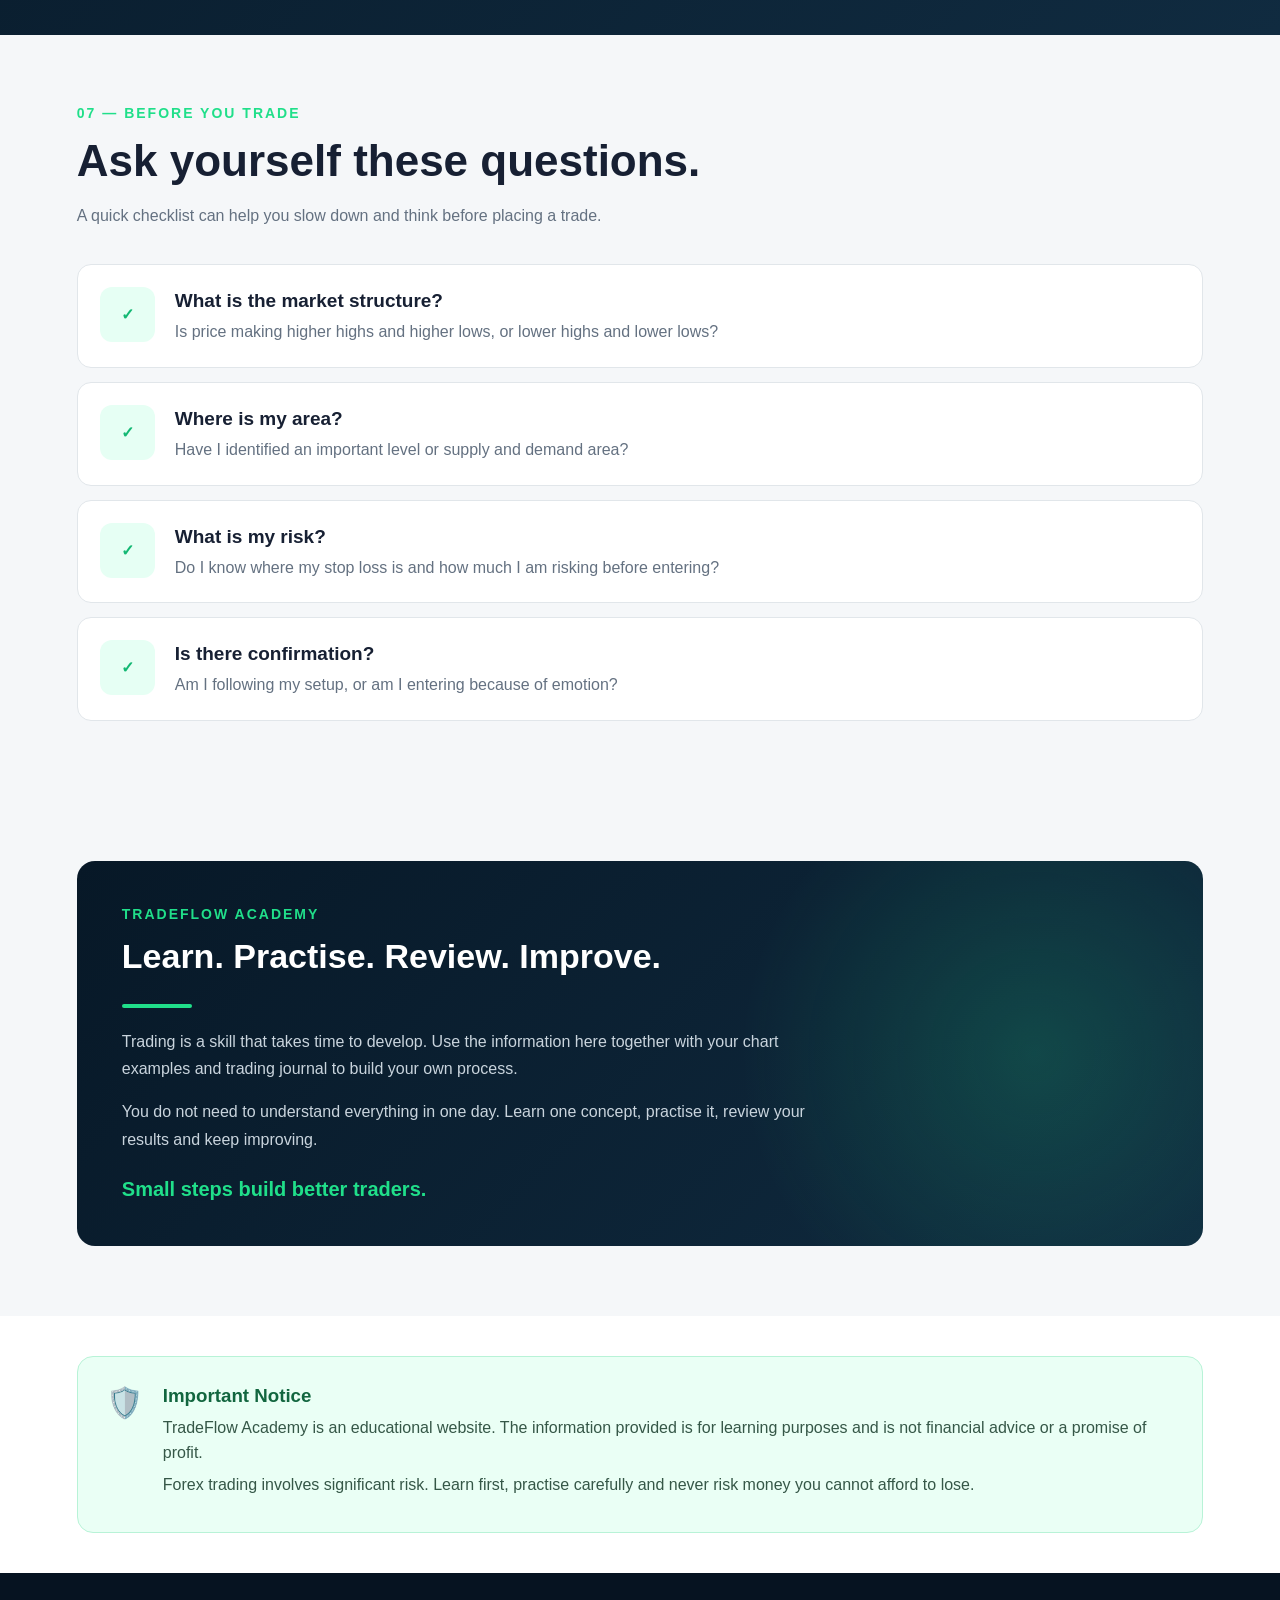
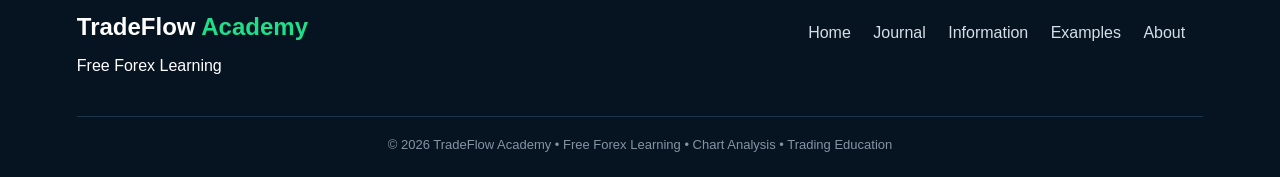
<file: information.html>
<!DOCTYPE html>
<html lang="en">

<head>

  <meta charset="UTF-8">

  <meta name="viewport" content="width=device-width, initial-scale=1.0">

  <title>Trading Information | TradeFlow Academy</title>

  <meta
    name="description"
    content="TradeFlow Academy - Learn forex market structure, timeframes, supply and demand, risk management and trading psychology."
  >

  <style>

    * {
      box-sizing: border-box;
    }

    html {
      scroll-behavior: smooth;
    }

    body {
      margin: 0;
      font-family: Arial, Helvetica, sans-serif;
      background: #f5f7f9;
      color: #172033;
    }


    /* =========================
       HEADER
    ========================= */

    header {
      background: #061321;
      color: white;
      padding: 18px 6%;
      border-bottom: 1px solid #17304a;
    }

    .top {
      max-width: 1200px;
      margin: auto;
      display: flex;
      align-items: center;
      justify-content: space-between;
      gap: 20px;
    }

    .brand {
      display: flex;
      align-items: center;
      gap: 12px;
    }

    .logo {
      width: 48px;
      height: 48px;
      border: 2px solid #20df8a;
      border-radius: 12px;
      display: flex;
      align-items: center;
      justify-content: center;
      color: #20df8a;
      font-size: 25px;
      font-weight: bold;
    }

    .brand-name {
      font-size: 25px;
      font-weight: 800;
      line-height: 1;
    }

    .tradeflow {
      color: white;
    }

    .academy {
      color: #20df8a;
    }

    .tagline {
      color: #aab8c7;
      font-size: 12px;
      margin-top: 5px;
      letter-spacing: 1px;
    }


    /* =========================
       NAVIGATION
    ========================= */

    nav {
      background: #081a2b;
      padding: 12px 6%;
      border-bottom: 1px solid #17304a;
    }

    nav .nav-inner {
      max-width: 1200px;
      margin: auto;
      display: flex;
      justify-content: center;
      flex-wrap: wrap;
      gap: 8px;
    }

    nav a {
      color: #dce5ed;
      text-decoration: none;
      padding: 10px 15px;
      border-radius: 7px;
      font-size: 14px;
      transition: 0.2s;
    }

    nav a:hover,
    nav a.active {
      color: #20df8a;
      background: #102b3e;
    }


    /* =========================
       HERO
    ========================= */

    .hero {
      position: relative;
      overflow: hidden;

      background:
        radial-gradient(
          circle at 85% 30%,
          rgba(32,223,138,0.20),
          transparent 25%
        ),
        linear-gradient(
          135deg,
          #061321,
          #092238 60%,
          #061321
        );

      color: white;

      min-height: 480px;

      display: flex;
      align-items: center;
    }

    .hero-content {
      width: 88%;
      max-width: 1200px;
      margin: auto;
      padding: 70px 0;
      position: relative;
      z-index: 2;
    }

    .eyebrow {
      color: #20df8a;
      font-weight: bold;
      letter-spacing: 2px;
      font-size: 14px;
      margin-bottom: 15px;
    }

    .hero h1 {
      font-size: clamp(40px, 7vw, 68px);
      line-height: 1.02;
      margin: 0;
      max-width: 800px;
    }

    .hero h1 .white {
      color: white;
    }

    .hero h1 .green {
      color: #20df8a;
    }

    .hero h2 {
      font-size: clamp(20px, 3vw, 30px);
      margin: 22px 0 12px;
    }

    .hero p {
      max-width: 650px;
      color: #c6d2dc;
      font-size: 17px;
      line-height: 1.7;
    }


    /* HERO BUTTONS */

    .hero-buttons {
      display: flex;
      flex-wrap: wrap;
      gap: 12px;
      margin-top: 28px;
    }

    .button {
      display: inline-block;
      text-decoration: none;
      padding: 14px 24px;
      border-radius: 30px;
      font-weight: bold;
      transition: 0.2s;
    }

    .button-green {
      background: #20df8a;
      color: #061321;
    }

    .button-green:hover {
      background: #39f09b;
      transform: translateY(-2px);
    }

    .button-outline {
      border: 1px solid #20df8a;
      color: #20df8a;
    }

    .button-outline:hover {
      background: #20df8a;
      color: #061321;
    }


    /* =========================
       CHART DECORATION
    ========================= */

    .chart {
      position: absolute;
      right: -30px;
      bottom: 35px;
      width: 48%;
      height: 260px;
      opacity: 0.35;
    }

    .chart-line {
      position: absolute;
      width: 100%;
      height: 4px;
      background: #20df8a;
      transform: rotate(-17deg);
      box-shadow: 0 0 15px #20df8a;
    }

    .chart-line.one {
      top: 160px;
      transform: rotate(-25deg);
    }

    .chart-line.two {
      top: 100px;
      transform: rotate(-15deg);
    }

    .chart-line.three {
      top: 45px;
      transform: rotate(-8deg);
    }

    .candle {
      position: absolute;
      width: 9px;
      background: #20df8a;
      bottom: 0;
      border-radius: 2px;
    }

    .c1 { left: 5%; height: 70px; }
    .c2 { left: 15%; height: 110px; }
    .c3 { left: 25%; height: 80px; }
    .c4 { left: 35%; height: 150px; }
    .c5 { left: 45%; height: 115px; }
    .c6 { left: 55%; height: 185px; }
    .c7 { left: 65%; height: 150px; }
    .c8 { left: 75%; height: 220px; }
    .c9 { left: 85%; height: 190px; }


    /* =========================
       QUICK NAVIGATION
    ========================= */

    .quick-links {
      background: white;
      padding: 35px 6%;
      border-bottom: 1px solid #e1e6ea;
    }

    .quick-grid {
      max-width: 1200px;
      margin: auto;

      display: grid;
      grid-template-columns: repeat(4, 1fr);

      gap: 15px;
    }

    .quick-link {
      text-decoration: none;
      color: #172033;

      background: #f5f7f9;

      border: 1px solid #e1e6ea;

      padding: 18px;

      border-radius: 12px;

      transition: 0.2s;
    }

    .quick-link:hover {
      transform: translateY(-4px);
      border-color: #20df8a;
      box-shadow: 0 10px 25px rgba(0,0,0,0.08);
    }

    .quick-link span {
      color: #13b873;
      font-size: 13px;
      font-weight: bold;
    }

    .quick-link strong {
      display: block;
      margin-top: 6px;
    }


    /* =========================
       NORMAL SECTIONS
    ========================= */

    .section {
      padding: 70px 6%;
      background: #f5f7f9;
    }

    .section-inner {
      max-width: 1200px;
      margin: auto;
    }

    .section-head {
      max-width: 760px;
      margin-bottom: 35px;
    }

    .section-head h2 {
      font-size: clamp(30px, 5vw, 44px);
      margin: 0 0 15px;
      color: #172033;
    }

    .section-head p {
      color: #647181;
      line-height: 1.7;
      font-size: 16px;
    }


    /* =========================
       DARK SECTIONS
    ========================= */

    .dark-section {
      padding: 70px 6%;

      background:
        radial-gradient(
          circle at 85% 20%,
          rgba(32,223,138,0.12),
          transparent 25%
        ),
        linear-gradient(
          135deg,
          #071827,
          #102b40
        );

      color: white;
    }

    .dark-inner {
      max-width: 1200px;
      margin: auto;
    }

    .dark-section .section-head h2 {
      color: white;
    }

    .dark-section .section-head p {
      color: #c9d4dd;
    }


    /* =========================
       CARDS
    ========================= */

    .cards {
      max-width: 1200px;
      margin: 30px auto 0;

      display: grid;

      grid-template-columns:
        repeat(3, 1fr);

      gap: 22px;
    }

    .card {
      background: white;

      border-radius: 16px;

      padding: 28px;

      border: 1px solid #e1e6ea;

      transition: 0.25s;

      box-shadow:
        0 5px 20px rgba(0,0,0,0.04);
    }

    .card:hover {
      transform: translateY(-6px);

      border-color: #20df8a;

      box-shadow:
        0 15px 35px rgba(0,0,0,0.10);
    }

    .dark-section .card {
      background: #0b2032;
      border: 1px solid #214057;
      color: white;
    }

    .dark-section .card:hover {
      border-color: #20df8a;
      box-shadow:
        0 15px 35px rgba(0,0,0,0.25);
    }

    .tf {
      width: 58px;
      height: 58px;

      border-radius: 14px;

      background: #e6fff4;

      color: #13b873;

      display: flex;
      align-items: center;
      justify-content: center;

      font-weight: bold;
      font-size: 16px;

      margin-bottom: 20px;
    }

    .dark-section .tf {
      background: #102f3d;
      color: #20df8a;
    }

    .card h3 {
      margin: 0 0 10px;
      font-size: 20px;
    }

    .card p {
      margin: 0;

      color: #647181;

      line-height: 1.6;
    }

    .dark-section .card p {
      color: #b9c7d2;
    }


    /* =========================
       STRATEGY LIST
    ========================= */

    .strategy-list {
      max-width: 1200px;
      margin: 30px auto 0;

      display: grid;

      gap: 14px;
    }

    .step {
      display: flex;
      align-items: flex-start;

      gap: 20px;

      padding: 22px;

      background: white;

      border-radius: 14px;

      border: 1px solid #e1e6ea;

      transition: 0.2s;
    }

    .step:hover {
      transform: translateX(5px);
      border-color: #20df8a;
    }

    .dark-section .step {
      background: #0b2032;
      border-color: #214057;
    }

    .step > span {
      min-width: 55px;
      height: 55px;

      border-radius: 12px;

      background: #e6fff4;

      color: #13b873;

      display: flex;
      align-items: center;
      justify-content: center;

      font-weight: bold;
    }

    .dark-section .step > span {
      background: #102f3d;
      color: #20df8a;
    }

    .step h3 {
      margin: 3px 0 7px;
      font-size: 19px;
    }

    .step p {
      margin: 0;

      color: #647181;

      line-height: 1.6;
    }

    .dark-section .step h3 {
      color: white;
    }

    .dark-section .step p {
      color: #b9c7d2;
    }


    /* =========================
       IMPORTANT NOTICE
    ========================= */

    .notice {
      padding: 40px 6%;
      background: white;
    }

    .notice-box {
      max-width: 1200px;
      margin: auto;

      padding: 28px;

      border-radius: 16px;

      background: #eafff5;

      border: 1px solid #b8f3d7;

      display: flex;

      gap: 20px;

      align-items: flex-start;
    }

    .notice-icon {
      font-size: 30px;
    }

    .notice h3 {
      margin: 0 0 8px;
      color: #12663f;
    }

    .notice p {
      margin: 6px 0;

      color: #355747;

      line-height: 1.6;
    }


    /* =========================
       LEARNING MESSAGE
    ========================= */

    .learning-box {
      max-width: 1200px;
      margin: auto;

      padding: 45px;

      border-radius: 18px;

      color: white;

      background:
        radial-gradient(
          circle at 85% 50%,
          rgba(32,223,138,0.18),
          transparent 30%
        ),
        linear-gradient(
          135deg,
          #071827,
          #102b40
        );
    }

    .learning-box h2 {
      font-size: 34px;
      margin-top: 0;
    }

    .learning-box p {
      max-width: 700px;

      color: #c9d4dd;

      line-height: 1.7;

      font-size: 16px;
    }

    .green-line {
      width: 70px;
      height: 4px;

      background: #20df8a;

      margin: 12px 0 20px;

      border-radius: 5px;
    }

    .quote {
      margin-top: 25px;

      color: #20df8a;

      font-size: 20px;

      font-weight: bold;
    }


    /* =========================
       FOOTER
    ========================= */

    footer {
      background: #061321;

      color: white;

      padding: 40px 6% 25px;
    }

    .footer-inner {
      max-width: 1200px;
      margin: auto;

      display: flex;

      justify-content: space-between;

      gap: 30px;

      flex-wrap: wrap;
    }

    .footer-brand {
      font-size: 24px;
      font-weight: bold;
    }

    .footer-links a {
      color: #d5dfe7;

      text-decoration: none;

      margin-right: 18px;

      line-height: 2.5;
    }

    .footer-links a:hover {
      color: #20df8a;
    }

    .footer-bottom {
      max-width: 1200px;

      margin: 25px auto 0;

      padding-top: 20px;

      border-top: 1px solid #1b3449;

      text-align: center;

      color: #8494a3;

      font-size: 13px;
    }


    /* =========================
       MOBILE
    ========================= */

    @media (max-width: 800px) {

      .top {
        justify-content: center;
      }

      .quick-grid {
        grid-template-columns: repeat(2, 1fr);
      }

      .cards {
        grid-template-columns: 1fr 1fr;
      }

      .chart {
        opacity: 0.15;
        width: 80%;
      }

      .hero-content {
        padding: 55px 0;
      }

    }


    @media (max-width: 520px) {

      .brand-name {
        font-size: 21px;
      }

      .logo {
        width: 42px;
        height: 42px;
      }

      .hero h1 {
        font-size: 43px;
      }

      .quick-grid {
        grid-template-columns: 1fr;
      }

      .cards {
        grid-template-columns: 1fr;
      }

      .section,
      .dark-section {
        padding: 55px 6%;
      }

      .learning-box {
        padding: 30px 24px;
      }

      .notice-box {
        display: block;
      }

      .notice-icon {
        margin-bottom: 12px;
      }

      nav a {
        font-size: 13px;
        padding: 8px 10px;
      }

      .step {
        gap: 14px;
      }

      .step > span {
        min-width: 48px;
        height: 48px;
      }

    }

  </style>

</head>


<body>


<!-- =========================
     HEADER
========================= -->

<header>

  <div class="top">

    <div class="brand">

      <div class="logo">↗</div>

      <div>

        <div class="brand-name">

          <span class="tradeflow">TradeFlow</span>
          <span class="academy"> Academy</span>

        </div>

        <div class="tagline">
          FREE FOREX LEARNING
        </div>

      </div>

    </div>

  </div>

</header>


<!-- =========================
     NAVIGATION
========================= -->

<nav>

  <div class="nav-inner">

    <a href="index.html">
      Home
    </a>

    <a href="journal.html">
      Journal
    </a>

    <a href="information.html" class="active">
      Information
    </a>

    <a href="examples.html">
      Examples
    </a>

    <a href="about.html">
      About
    </a>

  </div>

</nav>


<!-- =========================
     HERO
========================= -->

<section class="hero">

  <div class="hero-content">

    <div class="eyebrow">
      TRADING INFORMATION • BUILD YOUR KNOWLEDGE
    </div>

    <h1>

      <span class="white">
        Understand the
      </span>

      <span class="green">
        Market.
      </span>

      <br>

      <span class="white">
        Build your
      </span>

      <span class="green">
        Process.
      </span>

    </h1>

    <h2>
      Learn Forex Step by Step
    </h2>

    <p>

      Explore market structure, timeframes,
      supply and demand, risk management,
      trading psychology and the basic process
      behind a structured trading approach.

    </p>

    <div class="hero-buttons">

      <a
        href="#market-structure"
        class="button button-green"
      >
        Start Learning →
      </a>

      <a
        href="examples.html"
        class="button button-outline"
      >
        View Examples
      </a>

    </div>

  </div>


  <!-- CHART -->

  <div class="chart">

    <div class="candle c1"></div>
    <div class="candle c2"></div>
    <div class="candle c3"></div>
    <div class="candle c4"></div>
    <div class="candle c5"></div>
    <div class="candle c6"></div>
    <div class="candle c7"></div>
    <div class="candle c8"></div>
    <div class="candle c9"></div>

    <div class="chart-line one"></div>
    <div class="chart-line two"></div>
    <div class="chart-line three"></div>

  </div>

</section>


<!-- =========================
     QUICK LINKS
========================= -->

<section class="quick-links">

  <div class="quick-grid">

    <a
      href="#market-structure"
      class="quick-link"
    >

      <span>
        01
      </span>

      <strong>
        Market Structure
      </strong>

    </a>


    <a
      href="#timeframes"
      class="quick-link"
    >

      <span>
        02
      </span>

      <strong>
        Timeframes
      </strong>

    </a>


    <a
      href="#supply-demand"
      class="quick-link"
    >

      <span>
        03
      </span>

      <strong>
        Supply & Demand
      </strong>

    </a>


    <a
      href="#risk"
      class="quick-link"
    >

      <span>
        04
      </span>

      <strong>
        Risk Management
      </strong>

    </a>

  </div>

</section>


<!-- =========================
     01 MARKET STRUCTURE
========================= -->

<section
  class="section"
  id="market-structure"
>

  <div class="section-inner">

    <div class="section-head">

      <div class="eyebrow">
        01 — MARKET STRUCTURE
      </div>

      <h2>
        Understand price movement.
      </h2>

      <p>

        Market structure helps traders study
        how price is moving and identify possible
        changes in direction.

        Understanding highs and lows gives you
        a foundation for reading a chart.

      </p>

    </div>


    <div class="cards">


      <article class="card">

        <div class="tf">
          HH
        </div>

        <h3>
          Higher High
        </h3>

        <p>

          Price makes a high above the previous high.
          This can be part of an upward market structure.

        </p>

      </article>


      <article class="card">

        <div class="tf">
          HL
        </div>

        <h3>
          Higher Low
        </h3>

        <p>

          Price pulls back but stays above the
          previous low. This can show continued
          upward structure.

        </p>

      </article>


      <article class="card">

        <div class="tf">
          LH
        </div>

        <h3>
          Lower High
        </h3>

        <p>

          Price makes a high below the previous high.
          This can be part of a downward structure.

        </p>

      </article>


      <article class="card">

        <div class="tf">
          LL
        </div>

        <h3>
          Lower Low
        </h3>

        <p>

          Price makes a low below the previous low.
          This can show continued downward movement.

        </p>

      </article>


      <article class="card">

        <div class="tf">
          BOS
        </div>

        <h3>
          Break of Structure
        </h3>

        <p>

          Price breaks an important previous high
          or low. Traders can study this for possible
          continuation or change.

        </p>

      </article>


      <article class="card">

        <div class="tf">
          CH
        </div>

        <h3>
          Change in Structure
        </h3>

        <p>

          A change in the way price forms highs
          and lows can suggest that the current
          movement may be changing.

        </p>

      </article>


    </div>

  </div>

</section>


<!-- =========================
     02 TIMEFRAMES
========================= -->

<section
  class="dark-section"
  id="timeframes"
>

  <div class="dark-inner">

    <div class="section-head">

      <div class="eyebrow">
        02 — TIMEFRAMES
      </div>

      <h2>
        Give each timeframe a job.
      </h2>

      <p>

        Looking at different timeframes can help
        you understand both the bigger picture
        and possible entry areas.

      </p>

    </div>


    <div class="strategy-list">


      <div class="step">

        <span>
          D1
        </span>

        <div>

          <h3>
            Daily
          </h3>

          <p>

            Study the bigger market picture,
            major trends and important levels.

          </p>

        </div>

      </div>


      <div class="step">

        <span>
          H4
        </span>

        <div>

          <h3>
            4 Hour
          </h3>

          <p>

            Study market structure and important
            areas inside the bigger picture.

          </p>

        </div>

      </div>


      <div class="step">

        <span>
          M15
        </span>

        <div>

          <h3>
            15 Minute
          </h3>

          <p>

            Look for possible entries,
            confirmations and smaller price movements.

          </p>

        </div>

      </div>


    </div>

  </div>

</section>


<!-- =========================
     03 SUPPLY & DEMAND
========================= -->

<section
  class="section"
  id="supply-demand"
>

  <div class="section-inner">

    <div class="section-head">

      <div class="eyebrow">
        03 — SUPPLY & DEMAND
      </div>

      <h2>
        Study important price areas.
      </h2>

      <p>

        Supply and demand areas can help traders
        identify places where strong buying or
        selling previously occurred.

      </p>

    </div>


    <div class="cards">


      <article class="card">

        <div class="tf">
          D
        </div>

        <h3>
          Demand
        </h3>

        <p>

          A demand area is a price region where
          buying pressure previously pushed
          price higher.

        </p>

      </article>


      <article class="card">

        <div class="tf">
          S
        </div>

        <h3>
          Supply
        </h3>

        <p>

          A supply area is a price region where
          selling pressure previously pushed
          price lower.

        </p>

      </article>


      <article class="card">

        <div class="tf">
          ZONE
        </div>

        <h3>
          Mark the Area
        </h3>

        <p>

          Focus on the important price area
          rather than trying to predict the
          exact pip where price will react.

        </p>

      </article>


    </div>

  </div>

</section>


<!-- =========================
     04 RISK MANAGEMENT
========================= -->

<section
  class="dark-section"
  id="risk"
>

  <div class="dark-inner">

    <div class="section-head">

      <div class="eyebrow">
        04 — RISK MANAGEMENT
      </div>

      <h2>
        Protect your trading account.
      </h2>

      <p>

        A trading strategy is only part of the
        process. Risk management helps control
        how much you can lose when a trade
        does not work.

      </p>

    </div>


    <div class="cards">


      <article class="card">

        <div class="tf">
          01
        </div>

        <h3>
          Know Your Risk
        </h3>

        <p>

          Decide how much you are willing to
          risk before entering the trade.

        </p>

      </article>


      <article class="card">

        <div class="tf">
          02
        </div>

        <h3>
          Use a Stop Loss
        </h3>

        <p>

          A stop loss can help limit the loss
          if price moves against your trade.

        </p>

      </article>


      <article class="card">

        <div class="tf">
          03
        </div>

        <h3>
          Respect Your Plan
        </h3>

        <p>

          Avoid increasing your risk just because
          a trade is moving against you.

        </p>

      </article>


    </div>

  </div>

</section>


<!-- =========================
     05 TRADING PSYCHOLOGY
========================= -->

<section class="section">

  <div class="section-inner">

    <div class="section-head">

      <div class="eyebrow">
        05 — TRADING PSYCHOLOGY
      </div>

      <h2>
        Control the process, not the market.
      </h2>

      <p>

        The market cannot be controlled.
        Your decisions, preparation and
        discipline can be controlled.

      </p>

    </div>


    <div class="strategy-list">


      <div class="step">

        <span>
          01
        </span>

        <div>

          <h3>
            Patience
          </h3>

          <p>

            Wait for your setup instead of entering
            because you are afraid of missing a move.

          </p>

        </div>

      </div>


      <div class="step">

        <span>
          02
        </span>

        <div>

          <h3>
            Discipline
          </h3>

          <p>

            Follow your trading rules even when
            emotions make you want to change them.

          </p>

        </div>

      </div>


      <div class="step">

        <span>
          03
        </span>

        <div>

          <h3>
            Accept Losses
          </h3>

          <p>

            A losing trade is part of trading.
            Focus on following your process
            instead of chasing losses.

          </p>

        </div>

      </div>


    </div>

  </div>

</section>


<!-- =========================
     06 TRADE PROCESS
========================= -->

<section class="dark-section">

  <div class="dark-inner">

    <div class="section-head">

      <div class="eyebrow">
        06 — THE TRADE PROCESS
      </div>

      <h2>
        Build a repeatable routine.
      </h2>

      <p>

        A simple process can help you make
        decisions consistently instead of
        trading randomly.

      </p>

    </div>


    <div class="cards">


      <article class="card">

        <div class="tf">
          01
        </div>

        <h3>
          Analyse
        </h3>

        <p>

          Start with the bigger timeframe and
          understand the current market structure.

        </p>

      </article>


      <article class="card">

        <div class="tf">
          02
        </div>

        <h3>
          Mark
        </h3>

        <p>

          Mark important levels, supply and
          demand areas and possible zones
          of interest.

        </p>

      </article>


      <article class="card">

        <div class="tf">
          03
        </div>

        <h3>
          Confirm
        </h3>

        <p>

          Wait for your entry conditions instead
          of entering simply because price
          reaches an area.

        </p>

      </article>


      <article class="card">

        <div class="tf">
          04
        </div>

        <h3>
          Manage
        </h3>

        <p>

          Set your stop loss, target and risk
          before taking the trade.

        </p>

      </article>


      <article class="card">

        <div class="tf">
          05
        </div>

        <h3>
          Record
        </h3>

        <p>

          Write down what happened in your
          trading journal. Record both wins
          and losses.

        </p>

      </article>


      <article class="card">

        <div class="tf">
          06
        </div>

        <h3>
          Review
        </h3>

        <p>

          Look back at your trades and identify
          what you can improve on your next setup.

        </p>

      </article>


    </div>

  </div>

</section>


<!-- =========================
     07 BEFORE YOU TRADE
========================= -->

<section class="section">

  <div class="section-inner">

    <div class="section-head">

      <div class="eyebrow">
        07 — BEFORE YOU TRADE
      </div>

      <h2>
        Ask yourself these questions.
      </h2>

      <p>

        A quick checklist can help you slow down
        and think before placing a trade.

      </p>

    </div>


    <div class="strategy-list">


      <div class="step">

        <span>
          ✓
        </span>

        <div>

          <h3>
            What is the market structure?
          </h3>

          <p>

            Is price making higher highs and
            higher lows, or lower highs and
            lower lows?

          </p>

        </div>

      </div>


      <div class="step">

        <span>
          ✓
        </span>

        <div>

          <h3>
            Where is my area?
          </h3>

          <p>

            Have I identified an important level
            or supply and demand area?

          </p>

        </div>

      </div>


      <div class="step">

        <span>
          ✓
        </span>

        <div>

          <h3>
            What is my risk?
          </h3>

          <p>

            Do I know where my stop loss is and
            how much I am risking before entering?

          </p>

        </div>

      </div>


      <div class="step">

        <span>
          ✓
        </span>

        <div>

          <h3>
            Is there confirmation?
          </h3>

          <p>

            Am I following my setup, or am I
            entering because of emotion?

          </p>

        </div>

      </div>


    </div>

  </div>

</section>


<!-- =========================
     LEARNING MESSAGE
========================= -->

<section class="section">

  <div class="learning-box">

    <div class="eyebrow">
      TRADEFLOW ACADEMY
    </div>

    <h2>
      Learn. Practise. Review. Improve.
    </h2>

    <div class="green-line"></div>

    <p>

      Trading is a skill that takes time to develop.
      Use the information here together with your
      chart examples and trading journal to build
      your own process.

    </p>

    <p>

      You do not need to understand everything
      in one day. Learn one concept, practise it,
      review your results and keep improving.

    </p>

    <div class="quote">
      Small steps build better traders.
    </div>

  </div>

</section>


<!-- =========================
     IMPORTANT NOTICE
========================= -->

<section class="notice">

  <div class="notice-box">

    <div class="notice-icon">
      🛡️
    </div>

    <div>

      <h3>
        Important Notice
      </h3>

      <p>

        TradeFlow Academy is an educational website.
        The information provided is for learning purposes
        and is not financial advice or a promise of profit.

      </p>

      <p>

        Forex trading involves significant risk.
        Learn first, practise carefully and never risk
        money you cannot afford to lose.

      </p>

    </div>

  </div>

</section>


<!-- =========================
     FOOTER
========================= -->

<footer>

  <div class="footer-inner">

    <div>

      <div class="footer-brand">

        <span class="tradeflow">
          TradeFlow
        </span>

        <span class="academy">
          Academy
        </span>

      </div>

      <p>
        Free Forex Learning
      </p>

    </div>


    <div class="footer-links">

      <a href="index.html">
        Home
      </a>

      <a href="journal.html">
        Journal
      </a>

      <a href="information.html">
        Information
      </a>

      <a href="examples.html">
        Examples
      </a>

      <a href="about.html">
        About
      </a>

    </div>

  </div>


  <div class="footer-bottom">

    © 2026 TradeFlow Academy
    • Free Forex Learning
    • Chart Analysis
    • Trading Education

  </div>

</footer>


</body>

</html>
</file>
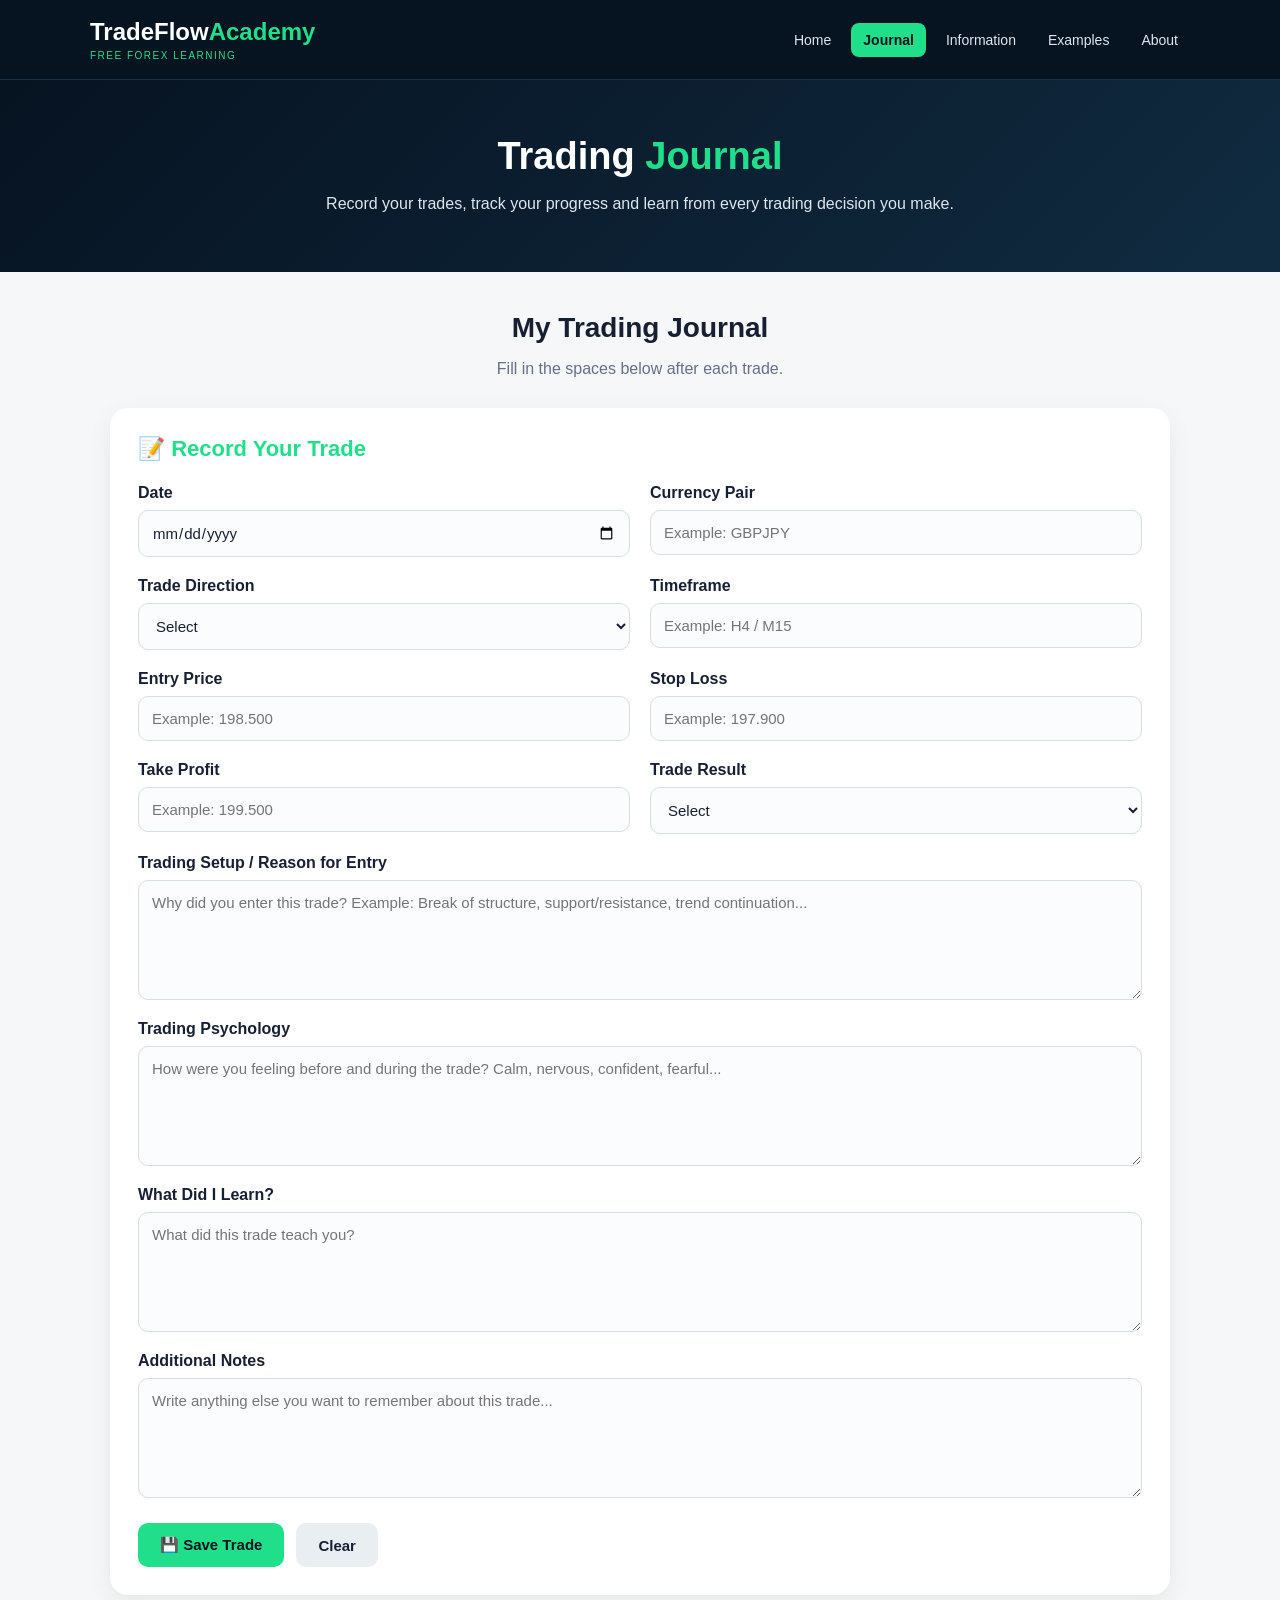
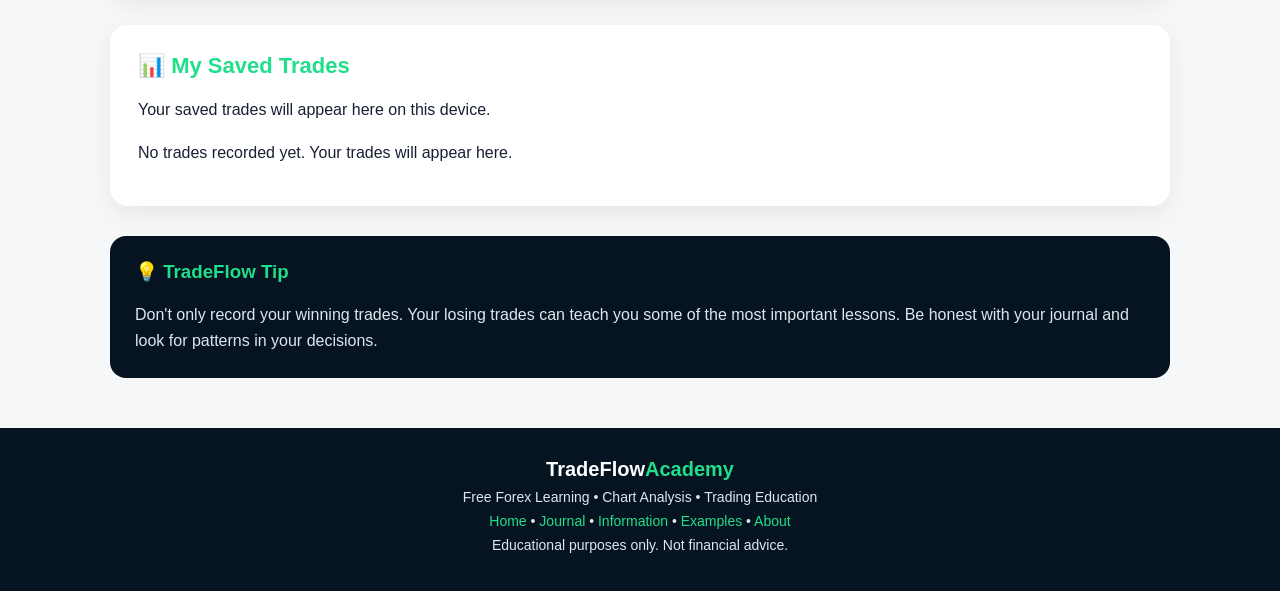
<file: journal.html>
<!DOCTYPE html>
<html lang="en">
<head>
    <meta charset="UTF-8">
    <meta name="viewport" content="width=device-width, initial-scale=1.0">

    <title>TradeFlow Academy | Trading Journal</title>

    <style>
        * {
            box-sizing: border-box;
        }

        body {
            margin: 0;
            font-family: Arial, Helvetica, sans-serif;
            background: #f5f7f9;
            color: #172033;
        }

        /* HEADER */
        header {
            background: #061321;
            border-bottom: 1px solid #17304a;
            padding: 18px 20px;
        }

        .header-container {
            max-width: 1100px;
            margin: auto;
            display: flex;
            justify-content: space-between;
            align-items: center;
            gap: 20px;
        }

        .brand {
            font-size: 24px;
            font-weight: bold;
            color: white;
            text-decoration: none;
        }

        .brand span {
            color: #20df8a;
        }

        .tagline {
            font-size: 10px;
            color: #20df8a;
            letter-spacing: 1.5px;
            margin-top: 4px;
        }

        nav {
            display: flex;
            gap: 8px;
            flex-wrap: wrap;
            justify-content: flex-end;
        }

        nav a {
            color: #dce7ef;
            text-decoration: none;
            padding: 9px 12px;
            border-radius: 8px;
            font-size: 14px;
        }

        nav a:hover,
        nav a.active {
            background: #20df8a;
            color: #061321;
            font-weight: bold;
        }

        /* HERO */
        .hero {
            background: linear-gradient(135deg, #061321, #102b40);
            color: white;
            padding: 55px 20px;
            text-align: center;
        }

        .hero h1 {
            margin: 0 0 12px;
            font-size: 38px;
        }

        .hero h1 span {
            color: #20df8a;
        }

        .hero p {
            max-width: 650px;
            margin: auto;
            line-height: 1.7;
            color: #dce7ef;
        }

        /* MAIN */
        main {
            max-width: 1100px;
            margin: 40px auto;
            padding: 0 20px;
        }

        .section-title {
            text-align: center;
            margin-bottom: 30px;
        }

        .section-title h2 {
            font-size: 28px;
            margin-bottom: 8px;
        }

        .section-title p {
            color: #667085;
        }

        /* JOURNAL CARD */
        .journal-card {
            background: white;
            padding: 28px;
            border-radius: 18px;
            box-shadow: 0 8px 25px rgba(0, 0, 0, 0.07);
            margin-bottom: 30px;
        }

        .journal-card h3 {
            margin-top: 0;
            color: #061321;
            font-size: 22px;
        }

        .journal-card h3 span {
            color: #20df8a;
        }

        /* FORM */
        .form-grid {
            display: grid;
            grid-template-columns: repeat(2, 1fr);
            gap: 20px;
        }

        .form-group {
            display: flex;
            flex-direction: column;
        }

        .form-group.full {
            grid-column: 1 / -1;
        }

        label {
            font-weight: bold;
            margin-bottom: 8px;
            color: #172033;
        }

        input,
        select,
        textarea {
            width: 100%;
            padding: 13px;
            border: 1px solid #d6dde5;
            border-radius: 10px;
            font-size: 15px;
            font-family: Arial, Helvetica, sans-serif;
            background: #fbfcfd;
            color: #172033;
        }

        input:focus,
        select:focus,
        textarea:focus {
            outline: none;
            border-color: #20df8a;
            box-shadow: 0 0 0 3px rgba(32, 223, 138, 0.12);
        }

        textarea {
            min-height: 120px;
            resize: vertical;
        }

        /* BUTTON */
        .button-area {
            margin-top: 25px;
            display: flex;
            gap: 12px;
            flex-wrap: wrap;
        }

        button {
            border: none;
            padding: 13px 22px;
            border-radius: 10px;
            font-size: 15px;
            font-weight: bold;
            cursor: pointer;
        }

        .save-btn {
            background: #20df8a;
            color: #061321;
        }

        .clear-btn {
            background: #e9eef2;
            color: #172033;
        }

        button:hover {
            opacity: 0.9;
        }

        /* NOTE BOX */
        .tip-box {
            background: #061321;
            color: white;
            padding: 25px;
            border-radius: 16px;
            margin-top: 30px;
        }

        .tip-box h3 {
            margin-top: 0;
            color: #20df8a;
        }

        .tip-box p {
            color: #dce7ef;
            line-height: 1.6;
            margin-bottom: 0;
        }

        /* JOURNAL ENTRIES */
        #savedEntries {
            margin-top: 25px;
        }

        .entry {
            background: #f8fafb;
            border-left: 5px solid #20df8a;
            padding: 18px;
            border-radius: 10px;
            margin-bottom: 15px;
        }

        .entry h4 {
            margin: 0 0 10px;
            color: #061321;
        }

        .entry p {
            margin: 6px 0;
            line-height: 1.5;
        }

        .entry strong {
            color: #061321;
        }

        /* FOOTER */
        footer {
            background: #061321;
            color: #dce7ef;
            text-align: center;
            padding: 30px 20px;
            margin-top: 50px;
        }

        footer .footer-brand {
            font-size: 20px;
            font-weight: bold;
            color: white;
            margin-bottom: 8px;
        }

        footer .footer-brand span {
            color: #20df8a;
        }

        footer p {
            font-size: 14px;
            margin: 8px 0;
        }

        footer a {
            color: #20df8a;
            text-decoration: none;
        }

        /* MOBILE */
        @media (max-width: 700px) {

            .header-container {
                flex-direction: column;
                align-items: flex-start;
            }

            nav {
                justify-content: flex-start;
            }

            .hero h1 {
                font-size: 30px;
            }

            .form-grid {
                grid-template-columns: 1fr;
            }

            .form-group.full {
                grid-column: auto;
            }

            .journal-card {
                padding: 20px;
            }
        }
    </style>
</head>

<body>

<!-- HEADER -->
<header>
    <div class="header-container">

        <div>
            <a href="index.html" class="brand">
                TradeFlow<span>Academy</span>
            </a>

            <div class="tagline">
                FREE FOREX LEARNING
            </div>
        </div>

        <nav>
            <a href="index.html">Home</a>
            <a href="journal.html" class="active">Journal</a>
            <a href="information.html">Information</a>
            <a href="examples.html">Examples</a>
            <a href="about.html">About</a>
        </nav>

    </div>
</header>


<!-- HERO -->
<section class="hero">

    <h1>
        Trading <span>Journal</span>
    </h1>

    <p>
        Record your trades, track your progress and learn from every
        trading decision you make.
    </p>

</section>


<!-- MAIN -->
<main>

    <div class="section-title">

        <h2>My Trading Journal</h2>

        <p>
            Fill in the spaces below after each trade.
        </p>

    </div>


    <!-- JOURNAL FORM -->
    <div class="journal-card">

        <h3>
            📝 <span>Record Your Trade</span>
        </h3>

        <div class="form-grid">

            <div class="form-group">
                <label for="date">Date</label>
                <input type="date" id="date">
            </div>


            <div class="form-group">
                <label for="pair">Currency Pair</label>

                <input
                    type="text"
                    id="pair"
                    placeholder="Example: GBPJPY"
                >
            </div>


            <div class="form-group">
                <label for="direction">Trade Direction</label>

                <select id="direction">

                    <option value="">
                        Select
                    </option>

                    <option value="Buy">
                        Buy
                    </option>

                    <option value="Sell">
                        Sell
                    </option>

                </select>
            </div>


            <div class="form-group">
                <label for="timeframe">Timeframe</label>

                <input
                    type="text"
                    id="timeframe"
                    placeholder="Example: H4 / M15"
                >
            </div>


            <div class="form-group">
                <label for="entry">Entry Price</label>

                <input
                    type="text"
                    id="entry"
                    placeholder="Example: 198.500"
                >
            </div>


            <div class="form-group">
                <label for="stoploss">Stop Loss</label>

                <input
                    type="text"
                    id="stoploss"
                    placeholder="Example: 197.900"
                >
            </div>


            <div class="form-group">
                <label for="takeprofit">Take Profit</label>

                <input
                    type="text"
                    id="takeprofit"
                    placeholder="Example: 199.500"
                >
            </div>


            <div class="form-group">
                <label for="result">Trade Result</label>

                <select id="result">

                    <option value="">
                        Select
                    </option>

                    <option value="Win">
                        Win
                    </option>

                    <option value="Loss">
                        Loss
                    </option>

                    <option value="Break-even">
                        Break-even
                    </option>

                </select>
            </div>


            <div class="form-group full">

                <label for="setup">
                    Trading Setup / Reason for Entry
                </label>

                <textarea
                    id="setup"
                    placeholder="Why did you enter this trade? Example: Break of structure, support/resistance, trend continuation..."
                ></textarea>

            </div>


            <div class="form-group full">

                <label for="psychology">
                    Trading Psychology
                </label>

                <textarea
                    id="psychology"
                    placeholder="How were you feeling before and during the trade? Calm, nervous, confident, fearful..."
                ></textarea>

            </div>


            <div class="form-group full">

                <label for="lesson">
                    What Did I Learn?
                </label>

                <textarea
                    id="lesson"
                    placeholder="What did this trade teach you?"
                ></textarea>

            </div>


            <div class="form-group full">

                <label for="notes">
                    Additional Notes
                </label>

                <textarea
                    id="notes"
                    placeholder="Write anything else you want to remember about this trade..."
                ></textarea>

            </div>

        </div>


        <div class="button-area">

            <button
                class="save-btn"
                onclick="saveTrade()"
            >
                💾 Save Trade
            </button>

            <button
                class="clear-btn"
                onclick="clearForm()"
            >
                Clear
            </button>

        </div>

    </div>


    <!-- SAVED TRADES -->
    <div class="journal-card">

        <h3>
            📊 <span>My Saved Trades</span>
        </h3>

        <p>
            Your saved trades will appear here on this device.
        </p>

        <div id="savedEntries"></div>

    </div>


    <!-- TIP -->
    <div class="tip-box">

        <h3>💡 TradeFlow Tip</h3>

        <p>
            Don't only record your winning trades. Your losing trades
            can teach you some of the most important lessons. Be honest
            with your journal and look for patterns in your decisions.
        </p>

    </div>

</main>


<!-- FOOTER -->
<footer>

    <div class="footer-brand">
        TradeFlow<span>Academy</span>
    </div>

    <p>
        Free Forex Learning • Chart Analysis • Trading Education
    </p>

    <p>
        <a href="index.html">Home</a> •
        <a href="journal.html">Journal</a> •
        <a href="information.html">Information</a> •
        <a href="examples.html">Examples</a> •
        <a href="about.html">About</a>
    </p>

    <p>
        Educational purposes only. Not financial advice.
    </p>

</footer>


<script>

    function saveTrade() {

        const date = document.getElementById("date").value;
        const pair = document.getElementById("pair").value;
        const direction = document.getElementById("direction").value;
        const timeframe = document.getElementById("timeframe").value;
        const entry = document.getElementById("entry").value;
        const stoploss = document.getElementById("stoploss").value;
        const takeprofit = document.getElementById("takeprofit").value;
        const result = document.getElementById("result").value;
        const setup = document.getElementById("setup").value;
        const psychology = document.getElementById("psychology").value;
        const lesson = document.getElementById("lesson").value;
        const notes = document.getElementById("notes").value;

        if (!date || !pair || !direction) {

            alert("Please enter at least the date, currency pair and trade direction.");

            return;
        }

        const trade = {

            date: date,
            pair: pair,
            direction: direction,
            timeframe: timeframe,
            entry: entry,
            stoploss: stoploss,
            takeprofit: takeprofit,
            result: result,
            setup: setup,
            psychology: psychology,
            lesson: lesson,
            notes: notes

        };

        let trades = JSON.parse(
            localStorage.getItem("tradeflowTrades")
        ) || [];

        trades.push(trade);

        localStorage.setItem(
            "tradeflowTrades",
            JSON.stringify(trades)
        );

        alert("Trade saved successfully! 📈");

        clearForm();

        displayTrades();

    }


    function displayTrades() {

        const container =
            document.getElementById("savedEntries");

        let trades = JSON.parse(
            localStorage.getItem("tradeflowTrades")
        ) || [];

        container.innerHTML = "";

        if (trades.length === 0) {

            container.innerHTML =
                "<p>No trades recorded yet. Your trades will appear here.</p>";

            return;
        }


        trades.slice().reverse().forEach(function(trade) {

            const entry = document.createElement("div");

            entry.className = "entry";

            entry.innerHTML = `

                <h4>
                    ${trade.date} — ${trade.pair} — ${trade.direction}
                </h4>

                <p>
                    <strong>Timeframe:</strong>
                    ${trade.timeframe || "Not recorded"}
                </p>

                <p>
                    <strong>Entry:</strong>
                    ${trade.entry || "Not recorded"}
                </p>

                <p>
                    <strong>Stop Loss:</strong>
                    ${trade.stoploss || "Not recorded"}
                </p>

                <p>
                    <strong>Take Profit:</strong>
                    ${trade.takeprofit || "Not recorded"}
                </p>

                <p>
                    <strong>Result:</strong>
                    ${trade.result || "Not recorded"}
                </p>

                <p>
                    <strong>Setup:</strong>
                    ${trade.setup || "Not recorded"}
                </p>

                <p>
                    <strong>Psychology:</strong>
                    ${trade.psychology || "Not recorded"}
                </p>

                <p>
                    <strong>Lesson:</strong>
                    ${trade.lesson || "Not recorded"}
                </p>

                <p>
                    <strong>Notes:</strong>
                    ${trade.notes || "Not recorded"}
                </p>

            `;

            container.appendChild(entry);

        });

    }


    function clearForm() {

        document.getElementById("date").value = "";
        document.getElementById("pair").value = "";
        document.getElementById("direction").value = "";
        document.getElementById("timeframe").value = "";
        document.getElementById("entry").value = "";
        document.getElementById("stoploss").value = "";
        document.getElementById("takeprofit").value = "";
        document.getElementById("result").value = "";
        document.getElementById("setup").value = "";
        document.getElementById("psychology").value = "";
        document.getElementById("lesson").value = "";
        document.getElementById("notes").value = "";

    }


    displayTrades();

</script>

</body>
</html>
</file>
